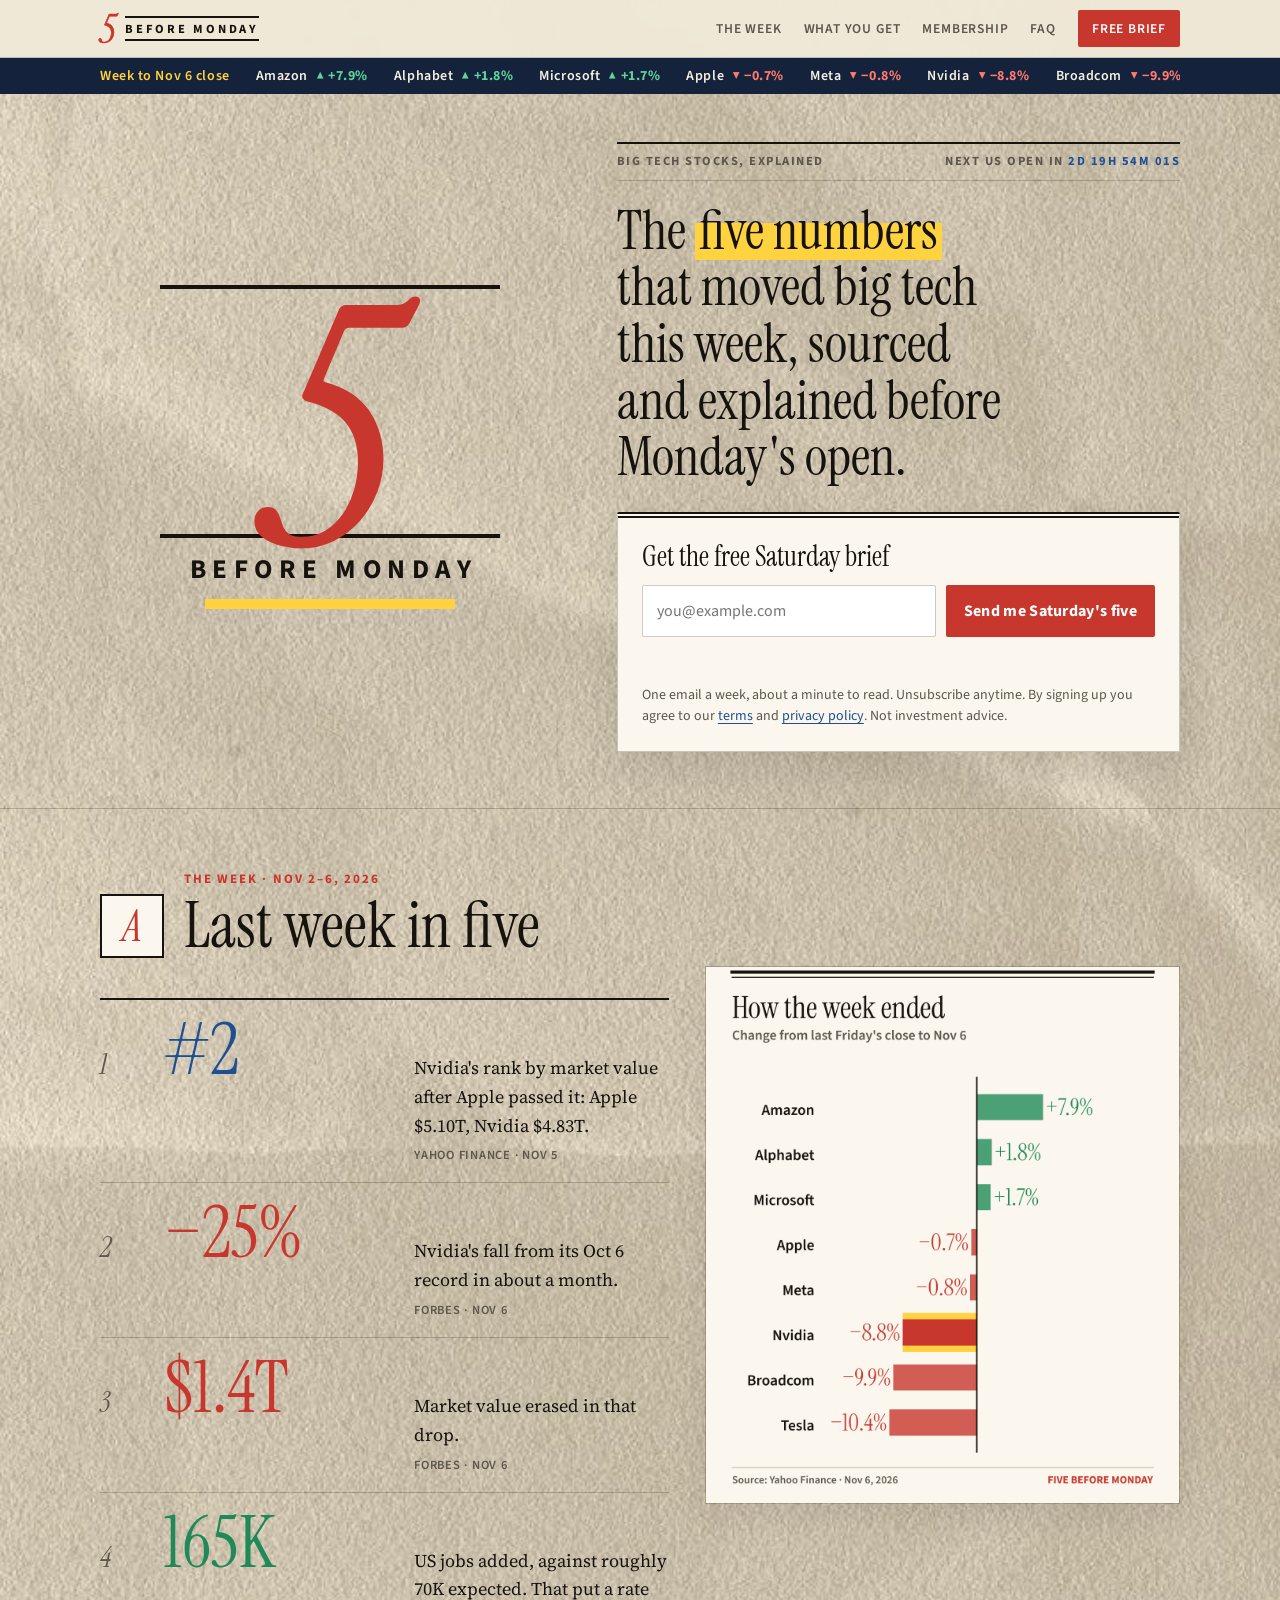
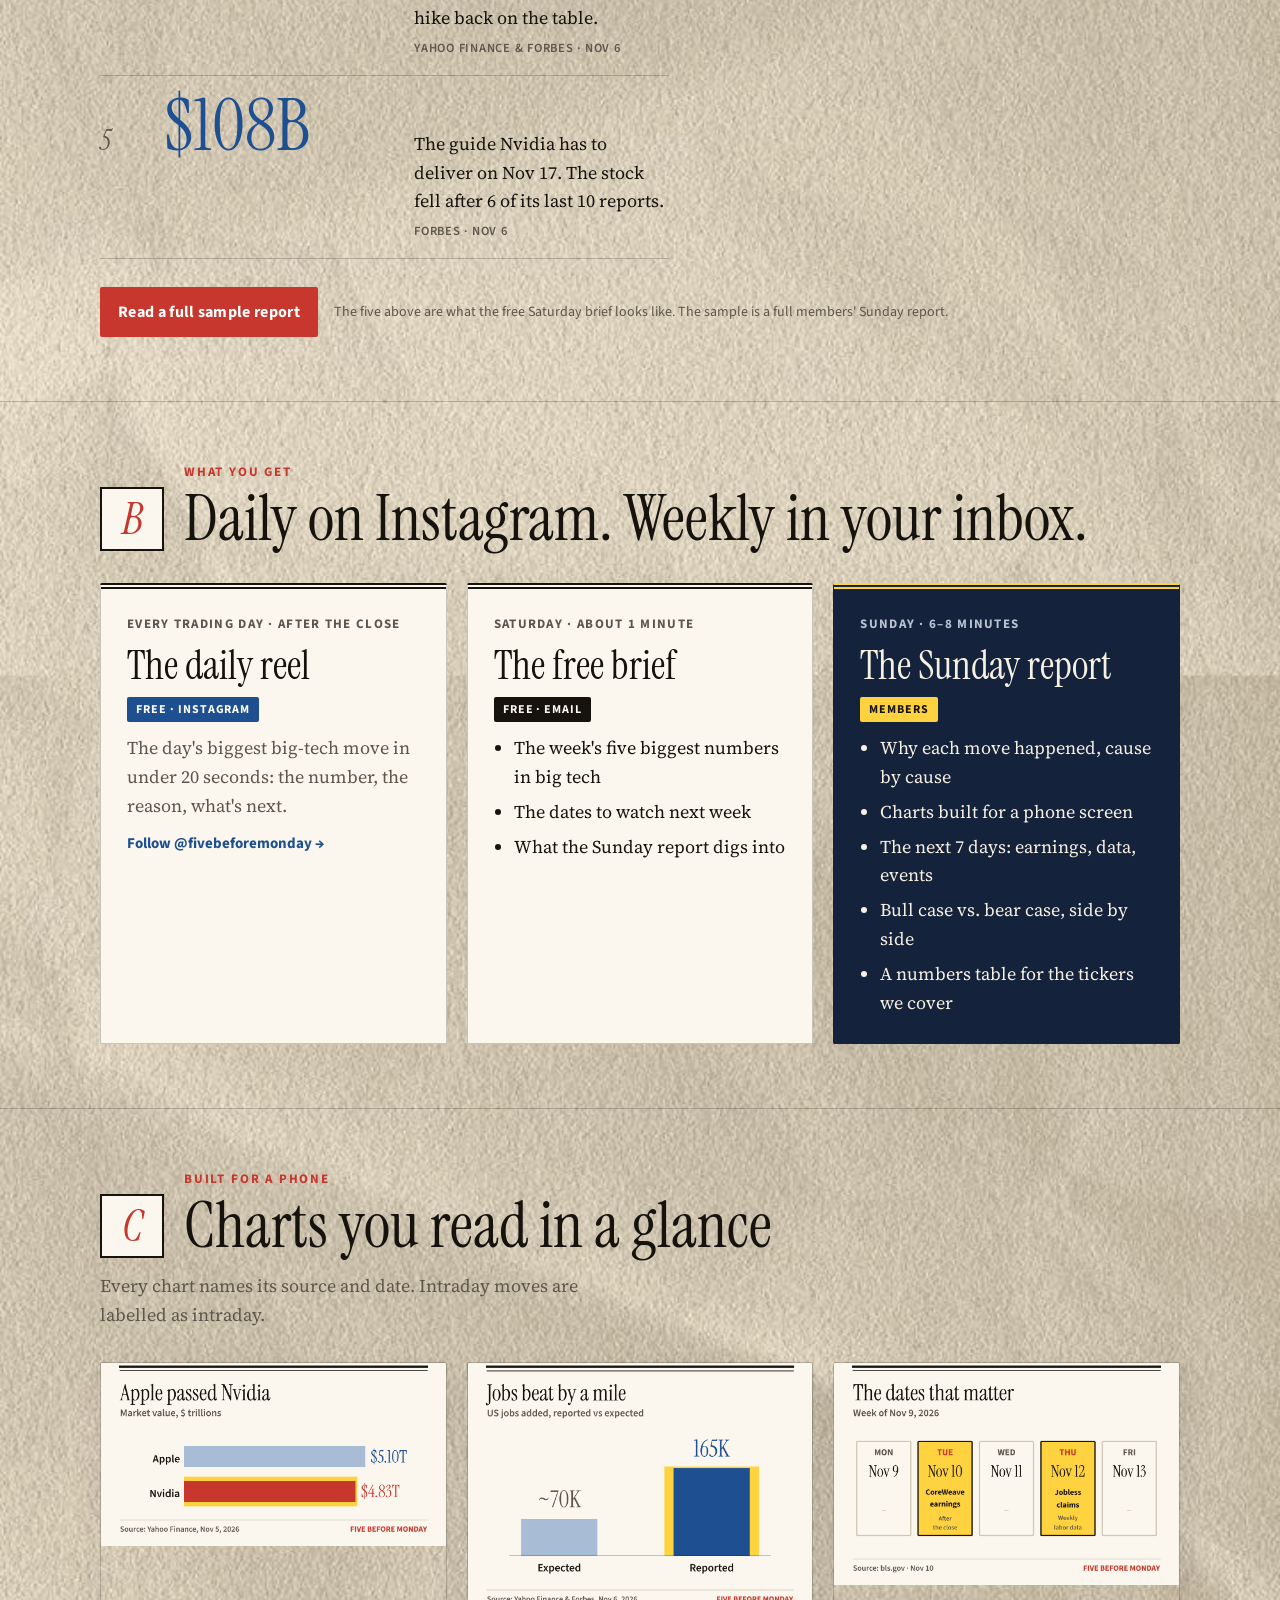
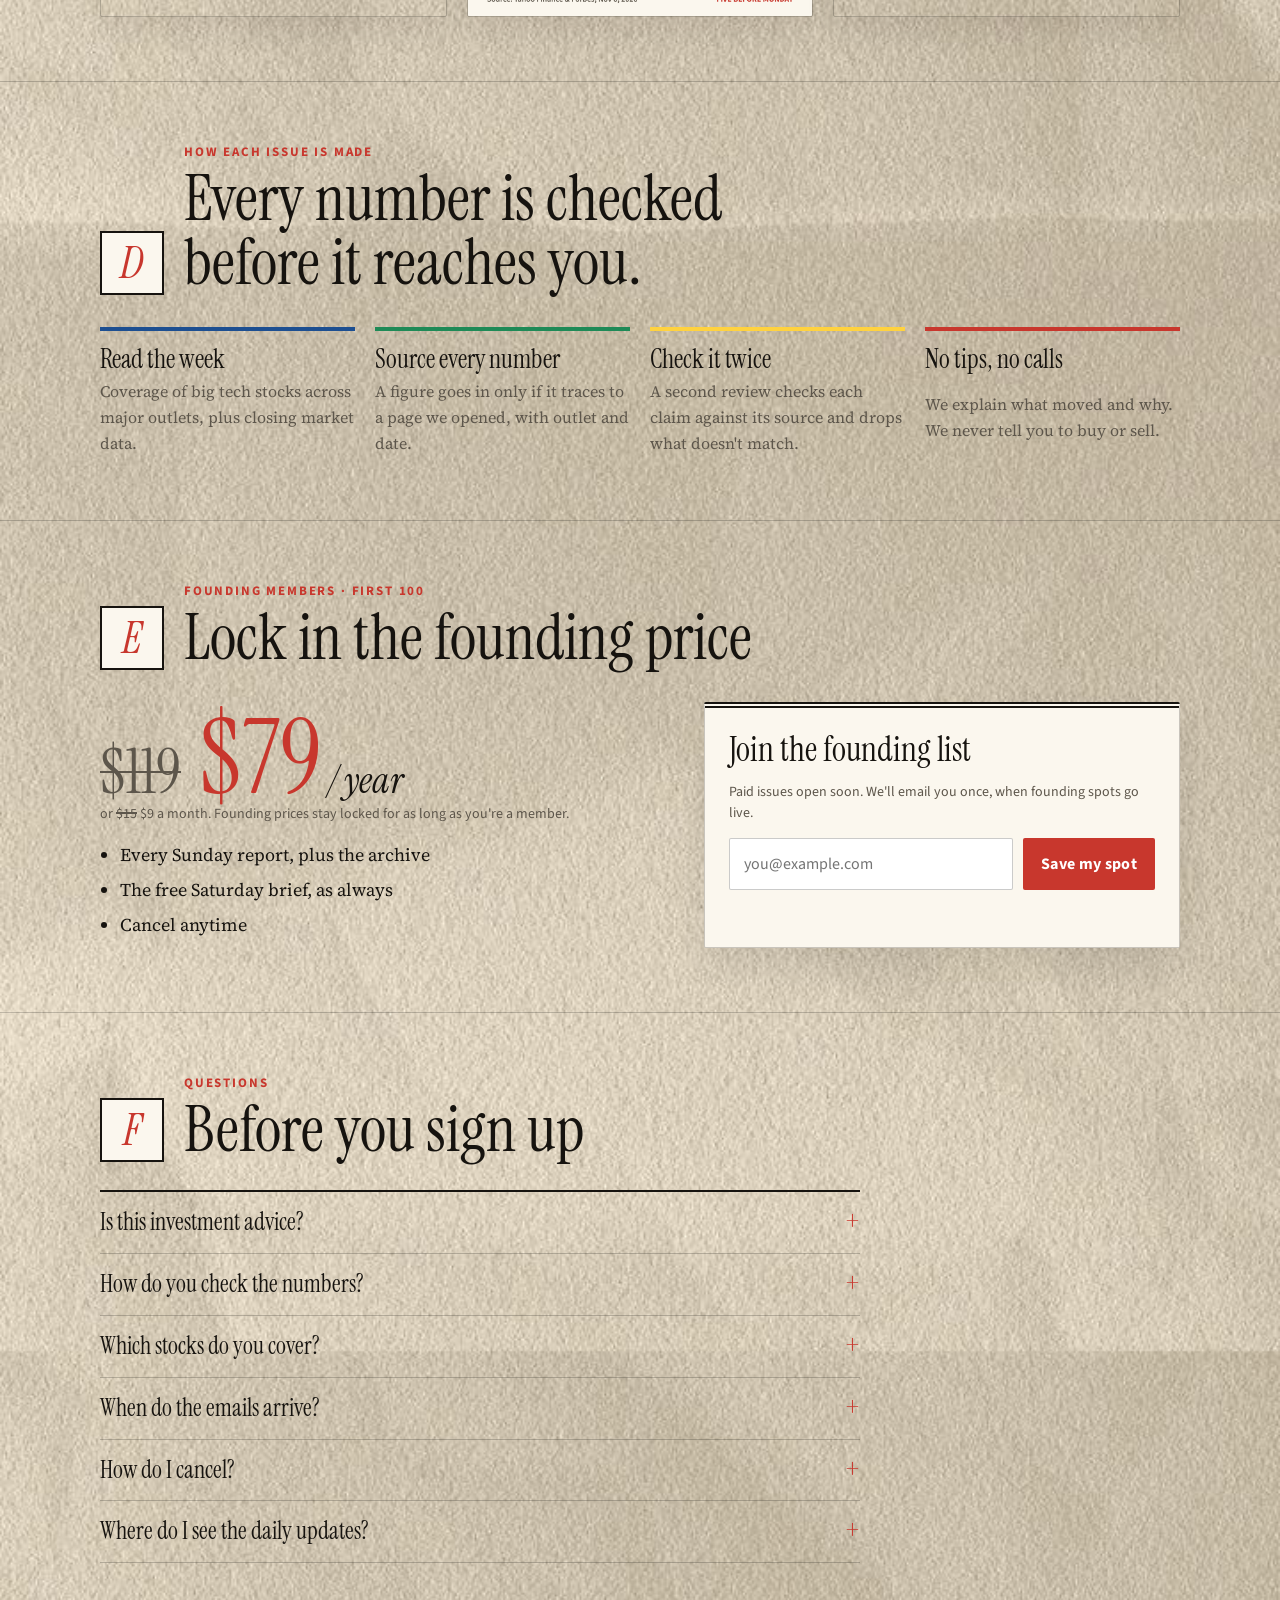
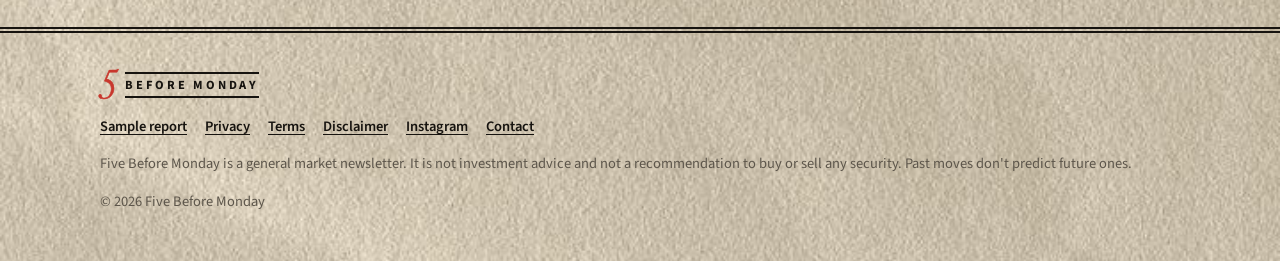
<file: index.html>
<!DOCTYPE html>
<html lang="en">
<head>
<meta charset="utf-8">
<meta name="viewport" content="width=device-width, initial-scale=1">
<title>Five Before Monday · Big tech stocks, explained</title>
<meta name="description" content="The five numbers that moved big tech stocks this week, sourced and explained before Monday's open. Free every Saturday.">
<meta property="og:title" content="Five Before Monday">
<meta property="og:description" content="Big tech stocks, explained. Free every Saturday.">
<meta property="og:image" content="https://fivebeforemonday.com/img/og.jpg">
<meta property="og:url" content="https://fivebeforemonday.com/">
<meta name="twitter:card" content="summary_large_image">
<link rel="icon" type="image/png" href="img/favicon.png">
<link rel="apple-touch-icon" href="img/apple-touch-icon.png">
<link rel="preconnect" href="https://fonts.googleapis.com">
<link rel="preconnect" href="https://fonts.gstatic.com" crossorigin>
<link href="https://fonts.googleapis.com/css2?family=Instrument+Serif:ital@0;1&family=Source+Sans+3:wght@400;600;700&family=Source+Serif+4:ital,opsz,wght@0,8..60,400;0,8..60,700;1,8..60,400&display=swap" rel="stylesheet">
<link rel="stylesheet" href="styles.css">
</head>
<body>
<header class="bar">
  <div class="wrap">
    <a class="mark" href="index.html" aria-label="Five Before Monday, home"><span class="mark-5">5</span><span class="mark-name">Before Monday</span></a>
    <nav>
      <a class="hide-sm" href="#week">The week</a>
      <a class="hide-sm" href="#inside">What you get</a>
      <a class="hide-sm" href="#membership">Membership</a>
      <a class="hide-sm" href="#faq">FAQ</a>
      <a class="nav-cta" href="#join">Free brief</a>
    </nav>
  </div>
</header>
<div class="strip" aria-label="Week to Nov 6 close"><div class="wrap"><span class="label">Week to Nov 6 close</span><span>Amazon <b class="up">▲ +7.9%</b></span><span>Alphabet <b class="up">▲ +1.8%</b></span><span>Microsoft <b class="up">▲ +1.7%</b></span><span>Apple <b class="down">▼ −0.7%</b></span><span>Meta <b class="down">▼ −0.8%</b></span><span>Nvidia <b class="down">▼ −8.8%</b></span><span>Broadcom <b class="down">▼ −9.9%</b></span><span>Tesla <b class="down">▼ −10.4%</b></span></div></div>

<main>
  <!-- Front page: the logo as a masthead, one line on what this is, and the free signup -->
  <div class="wrap front">
    <div class="lockup" role="img" aria-label="Five Before Monday">
      <span class="lockup-rule"></span>
      <span class="lockup-5">5</span>
      <span class="lockup-rule"></span>
      <span class="lockup-name">Before Monday</span>
      <span class="lockup-hl"></span>
    </div>
    <div class="front-copy">
      <p class="dateline"><span>Big tech stocks, explained</span><span>Next US open in <strong id="clock">--</strong></span></p>
      <h1 class="thesis">The <mark>five numbers</mark> that moved big tech this week, sourced and explained before Monday's open.</h1>
      <div class="signup" id="join">
        <h2>Get the free Saturday brief</h2>
        <form data-kit="kitFreeFormId">
          <label for="email-free">Email address</label>
          <input id="email-free" name="email_address" type="email" required placeholder="you@example.com" autocomplete="email">
          <button type="submit">Send me Saturday's five</button>
        </form>
        <p class="status" role="status"></p>
        <p class="fine">One email a week, about a minute to read. Unsubscribe anytime. By signing up you agree to our <a href="terms.html">terms</a> and <a href="privacy.html">privacy policy</a>. Not investment advice.</p>
      </div>
    </div>
  </div>

  <!-- A · The week -->
  <section id="week">
    <div class="wrap">
      <header class="sec-head"><span class="sec-no">A</span><div><p class="kicker">The week · Nov 2–6, 2026</p><h2 class="h2">Last week in five</h2></div></header>
      <div class="week">
        <ol class="tape">
          <li><span class="num gold">#2</span><span class="what">Nvidia's rank by market value after Apple passed it: Apple $5.10T, Nvidia $4.83T.<span class="src">Yahoo Finance · Nov 5</span></span></li>
          <li><span class="num down">−25%</span><span class="what">Nvidia's fall from its Oct 6 record in about a month.<span class="src">Forbes · Nov 6</span></span></li>
          <li><span class="num down">$1.4T</span><span class="what">Market value erased in that drop.<span class="src">Forbes · Nov 6</span></span></li>
          <li><span class="num up">165K</span><span class="what">US jobs added, against roughly 70K expected. That put a rate hike back on the table.<span class="src">Yahoo Finance &amp; Forbes · Nov 6</span></span></li>
          <li><span class="num gold">$108B</span><span class="what">The guide Nvidia has to deliver on Nov 17. The stock fell after 6 of its last 10 reports.<span class="src">Forbes · Nov 6</span></span></li>
        </ol>
        <figure class="week-chart"><img src="img/2026-11-06-week-moves.png" alt="Weekly change: Amazon +7.9%, Alphabet +1.8%, Microsoft +1.7%, Apple −0.7%, Meta −0.8%, Nvidia −8.8%, Broadcom −9.9%, Tesla −10.4%. Source: Yahoo Finance, Nov 6, 2026." width="1200" height="1362" loading="lazy"></figure>
      </div>
      <div class="more">
        <a class="btn" href="sample.html">Read a full sample report</a>
        <span class="fine">The five above are what the free Saturday brief looks like. The sample is a full members' Sunday report.</span>
      </div>
    </div>
  </section>

  <!-- B · What you get -->
  <section id="inside">
    <div class="wrap">
      <header class="sec-head"><span class="sec-no">B</span><div><p class="kicker">What you get</p><h2 class="h2">Daily on Instagram. Weekly in your inbox.</h2></div></header>
      <div class="trio">
        <article class="mail">
          <span class="when">Every trading day · after the close</span>
          <h3>The daily reel</h3>
          <span class="tag tag-blue">Free · Instagram</span>
          <p>The day's biggest big-tech move in under 20 seconds: the number, the reason, what's next.</p>
          <a class="link-arrow" href="https://www.instagram.com/fivebeforemonday/">Follow @fivebeforemonday</a>
        </article>
        <article class="mail">
          <span class="when">Saturday · about 1 minute</span>
          <h3>The free brief</h3>
          <span class="tag">Free · Email</span>
          <ul>
            <li>The week's five biggest numbers in big tech</li>
            <li>The dates to watch next week</li>
            <li>What the Sunday report digs into</li>
          </ul>
        </article>
        <article class="mail paid">
          <span class="when">Sunday · 6–8 minutes</span>
          <h3>The Sunday report</h3>
          <span class="tag">Members</span>
          <ul>
            <li>Why each move happened, cause by cause</li>
            <li>Charts built for a phone screen</li>
            <li>The next 7 days: earnings, data, events</li>
            <li>Bull case vs. bear case, side by side</li>
            <li>A numbers table for the tickers we cover</li>
          </ul>
        </article>
      </div>
    </div>
  </section>

  <!-- C · Charts -->
  <section id="charts">
    <div class="wrap">
      <header class="sec-head"><span class="sec-no">C</span><div><p class="kicker">Built for a phone</p><h2 class="h2">Charts you read in a glance</h2></div></header>
      <p class="lede">Every chart names its source and date. Intraday moves are labelled as intraday.</p>
      <div class="charts">
        <figure><img src="img/sample-2026-11-06-market-value.png" alt="Bar chart: Apple market value $5.10 trillion, Nvidia $4.83 trillion. Source: Yahoo Finance, Nov 5, 2026." loading="lazy"></figure>
        <figure><img src="img/sample-2026-11-06-jobs.png" alt="Bar chart: US jobs added, about 70 thousand expected versus 165 thousand reported. Source: Yahoo Finance and Forbes, Nov 6, 2026." loading="lazy"></figure>
        <figure><img src="img/2026-11-06-calendar.png" alt="Calendar: the dates that matter in the week of Nov 9, 2026. Source: bls.gov." loading="lazy"></figure>
      </div>
    </div>
  </section>

  <!-- D · Method -->
  <section id="method">
    <div class="wrap">
      <header class="sec-head"><span class="sec-no">D</span><div><p class="kicker">How each issue is made</p><h2 class="h2">Every number is checked before it reaches you.</h2></div></header>
      <ol class="steps">
        <li><b>Read the week</b><span>Coverage of big tech stocks across major outlets, plus closing market data.</span></li>
        <li><b>Source every number</b><span>A figure goes in only if it traces to a page we opened, with outlet and date.</span></li>
        <li><b>Check it twice</b><span>A second review checks each claim against its source and drops what doesn't match.</span></li>
        <li><b>No tips, no calls</b><span>We explain what moved and why. We never tell you to buy or sell.</span></li>
      </ol>
    </div>
  </section>

  <!-- E · Membership -->
  <section id="membership">
    <div class="wrap">
      <header class="sec-head"><span class="sec-no">E</span><div><p class="kicker">Founding members · first 100</p><h2 class="h2">Lock in the founding price</h2></div></header>
      <div class="price" id="founding">
        <div>
          <p class="amount"><s class="was">$119</s> $79<small> / year</small></p>
          <p class="fine">or <s>$15</s> $9 a month. Founding prices stay locked for as long as you're a member.</p>
          <ul>
            <li>Every Sunday report, plus the archive</li>
            <li>The free Saturday brief, as always</li>
            <li>Cancel anytime</li>
          </ul>
        </div>
        <div class="signup checkout" data-checkout hidden>
          <h2>Become a founding member</h2>
          <a class="btn" data-plan="polarYearlyUrl" href="#">Join yearly: $79</a>
          <a class="btn btn-alt" data-plan="polarMonthlyUrl" href="#">Join monthly: $9</a>
          <p class="fine">Secure checkout by Polar, our payment partner. Card, Apple Pay or Google Pay. Cancel anytime.</p>
        </div>
        <div class="signup" data-waitlist>
          <h2>Join the founding list</h2>
          <p class="fine">Paid issues open soon. We'll email you once, when founding spots go live.</p>
          <form data-kit="kitWaitlistFormId">
            <label for="email-wait">Email address</label>
            <input id="email-wait" name="email_address" type="email" required placeholder="you@example.com" autocomplete="email">
            <button type="submit">Save my spot</button>
          </form>
          <p class="status" role="status"></p>
        </div>
      </div>
    </div>
  </section>

  <!-- F · FAQ -->
  <section id="faq">
    <div class="wrap">
      <header class="sec-head"><span class="sec-no">F</span><div><p class="kicker">Questions</p><h2 class="h2">Before you sign up</h2></div></header>
      <div class="faq narrow-left">
        <details><summary>Is this investment advice?</summary><p>No. We report what moved and why, with sources. We don't know your situation and never tell anyone to buy or sell. Read the <a href="disclaimer.html">full disclaimer</a>.</p></details>
        <details><summary>How do you check the numbers?</summary><p>Every price and move is checked against closing market data. Every other figure must trace to a source page we opened, and claims are checked against those sources. Anything that reads like a tip is cut.</p></details>
        <details><summary>Which stocks do you cover?</summary><p>Big US tech and the most-watched tickers: Nvidia, Apple, Microsoft, Alphabet, Amazon, Meta, Tesla and the companies moving around them.</p></details>
        <details><summary>When do the emails arrive?</summary><p>The free brief lands on Saturday. The members' report lands on Sunday, before Monday's open in New York and London.</p></details>
        <details><summary>How do I cancel?</summary><p>Anytime, from the link in your receipt email. You keep access until the end of the period you paid for.</p></details>
        <details><summary>Where do I see the daily updates?</summary><p>On Instagram at <a href="https://www.instagram.com/fivebeforemonday/">@fivebeforemonday</a>, one short video per trading day.</p></details>
      </div>
    </div>
  </section>
</main>

<footer>
  <div class="wrap foot">
    <a class="mark" href="index.html" aria-label="Five Before Monday, home"><span class="mark-5">5</span><span class="mark-name">Before Monday</span></a>
    <nav>
      <a href="sample.html">Sample report</a>
      <a href="privacy.html">Privacy</a>
      <a href="terms.html">Terms</a>
      <a href="disclaimer.html">Disclaimer</a>
      <a href="https://www.instagram.com/fivebeforemonday/">Instagram</a>
      <a href="mailto:fivebeforemonday@gmail.com">Contact</a>
    </nav>
    <p>Five Before Monday is a general market newsletter. It is not investment advice and not a recommendation to buy or sell any security. Past moves don't predict future ones.</p>
    <p>© 2026 Five Before Monday</p>
  </div>
</footer>
<script src="config.js"></script>
<script src="app.js"></script>
<!-- Cloudflare Web Analytics: page views and referrers, no cookies -->
<script defer src="https://static.cloudflareinsights.com/beacon.min.js" data-cf-beacon='{"token": "915c1019ca694300a571f766f6ab6f2a"}'></script>
</body>
</html>
</file>
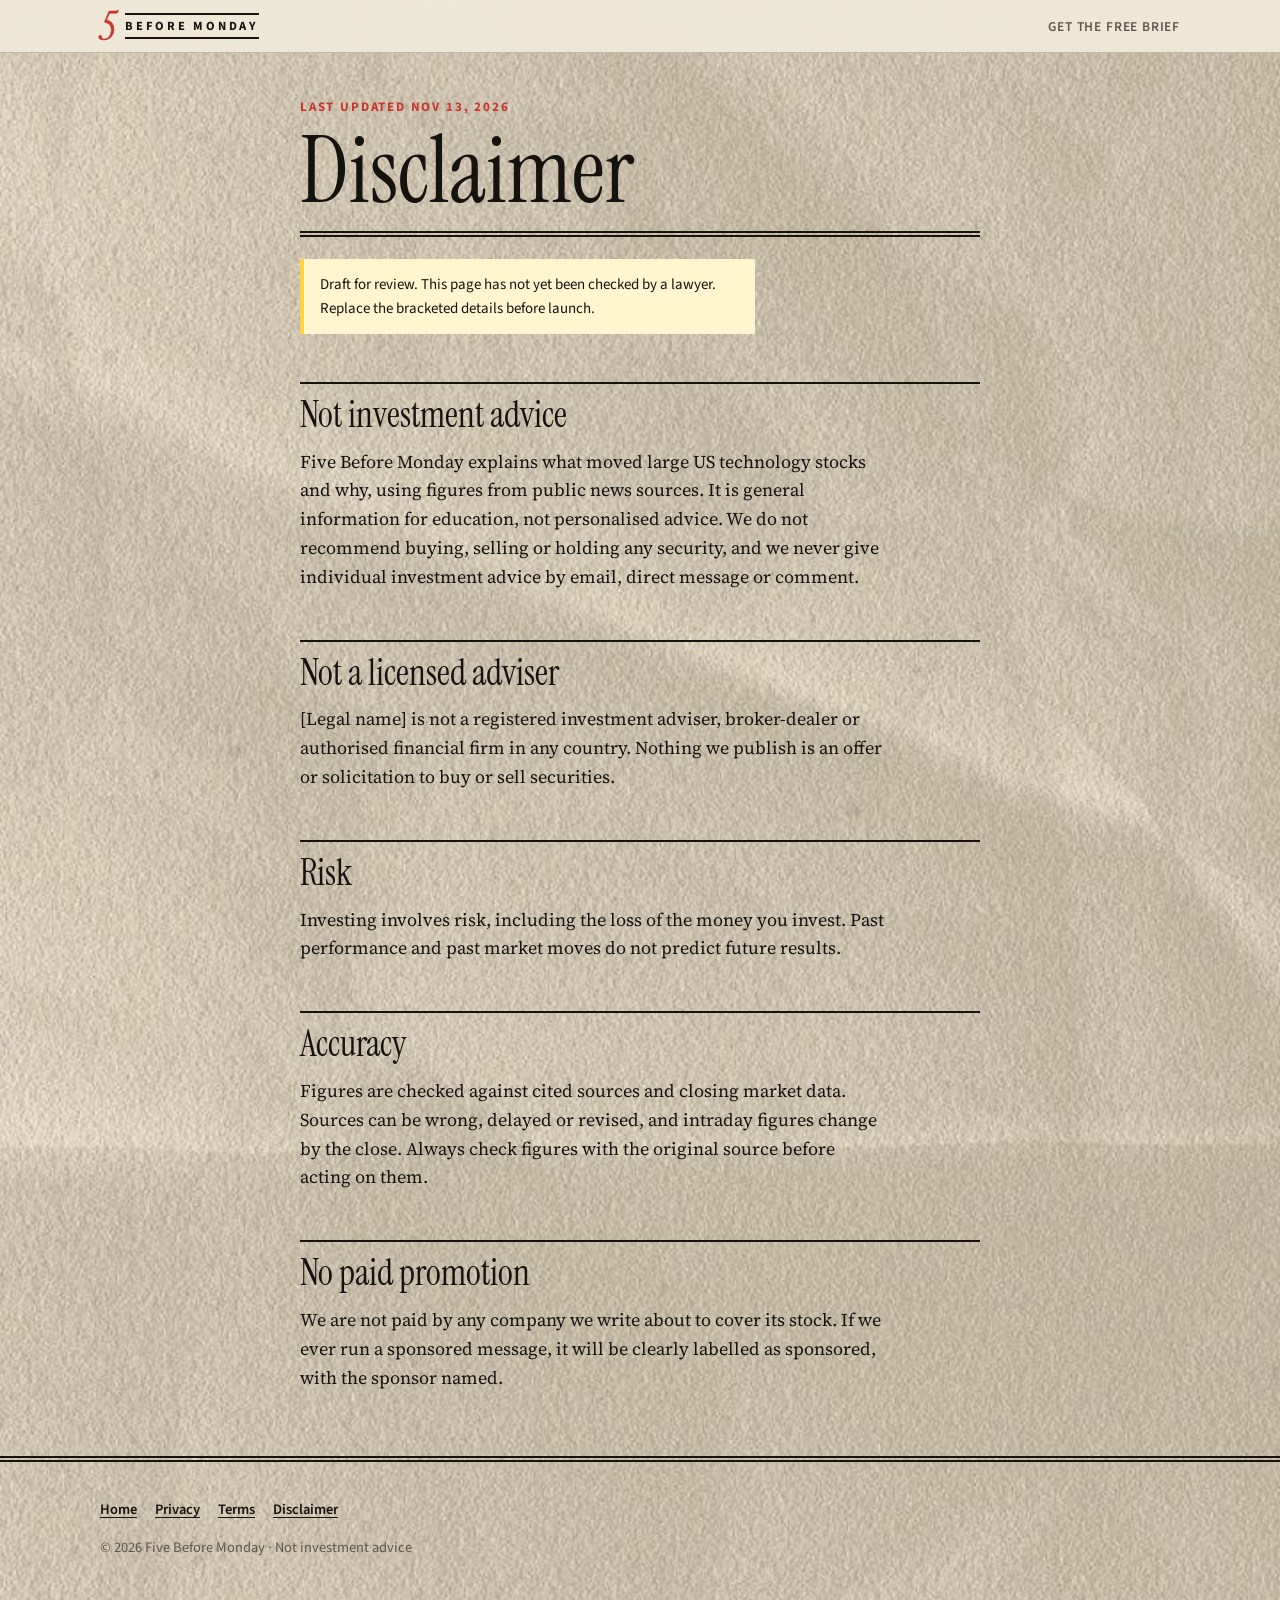
<file: disclaimer.html>
<!DOCTYPE html>
<html lang="en">
<head>
<meta charset="utf-8">
<meta name="viewport" content="width=device-width, initial-scale=1">
<title>Disclaimer</title>
<link rel="preconnect" href="https://fonts.googleapis.com">
<link rel="preconnect" href="https://fonts.gstatic.com" crossorigin>
<link href="https://fonts.googleapis.com/css2?family=Instrument+Serif:ital@0;1&family=Source+Sans+3:wght@400;600;700&family=Source+Serif+4:ital,opsz,wght@0,8..60,400;0,8..60,700;1,8..60,400&display=swap" rel="stylesheet">
<link rel="icon" type="image/png" href="img/favicon.png">
<link rel="apple-touch-icon" href="img/apple-touch-icon.png">
<link rel="stylesheet" href="styles.css">
</head>
<body>
<header class="bar"><div class="wrap"><a class="mark" href="index.html" aria-label="Five Before Monday, home"><span class="mark-5">5</span><span class="mark-name">Before Monday</span></a><nav><a href="index.html#join">Get the free brief</a></nav></div></header>
<main class="narrow article">
<p class="kicker">Last updated Nov 13, 2026</p>
<h1>Disclaimer</h1>
<p class="notice">Draft for review. This page has not yet been checked by a lawyer. Replace the bracketed details before launch.</p>

<h2>Not investment advice</h2>
<p>Five Before Monday explains what moved large US technology stocks and why, using figures from public news sources. It is general information for education, not personalised advice. We do not recommend buying, selling or holding any security, and we never give individual investment advice by email, direct message or comment.</p>
<h2>Not a licensed adviser</h2>
<p>[Legal name] is not a registered investment adviser, broker-dealer or authorised financial firm in any country. Nothing we publish is an offer or solicitation to buy or sell securities.</p>
<h2>Risk</h2>
<p>Investing involves risk, including the loss of the money you invest. Past performance and past market moves do not predict future results.</p>
<h2>Accuracy</h2>
<p>Figures are checked against cited sources and closing market data. Sources can be wrong, delayed or revised, and intraday figures change by the close. Always check figures with the original source before acting on them.</p>
<h2>No paid promotion</h2>
<p>We are not paid by any company we write about to cover its stock. If we ever run a sponsored message, it will be clearly labelled as sponsored, with the sponsor named.</p>

</main>
<footer><div class="wrap"><nav><a href="index.html">Home</a><a href="privacy.html">Privacy</a><a href="terms.html">Terms</a><a href="disclaimer.html">Disclaimer</a></nav><p>© 2026 Five Before Monday · Not investment advice</p></div></footer>
<script src="config.js"></script>
<script src="app.js"></script>
<!-- Cloudflare Web Analytics: page views and referrers, no cookies -->
<script defer src="https://static.cloudflareinsights.com/beacon.min.js" data-cf-beacon='{"token": "915c1019ca694300a571f766f6ab6f2a"}'></script>
</body>
</html>
</file>
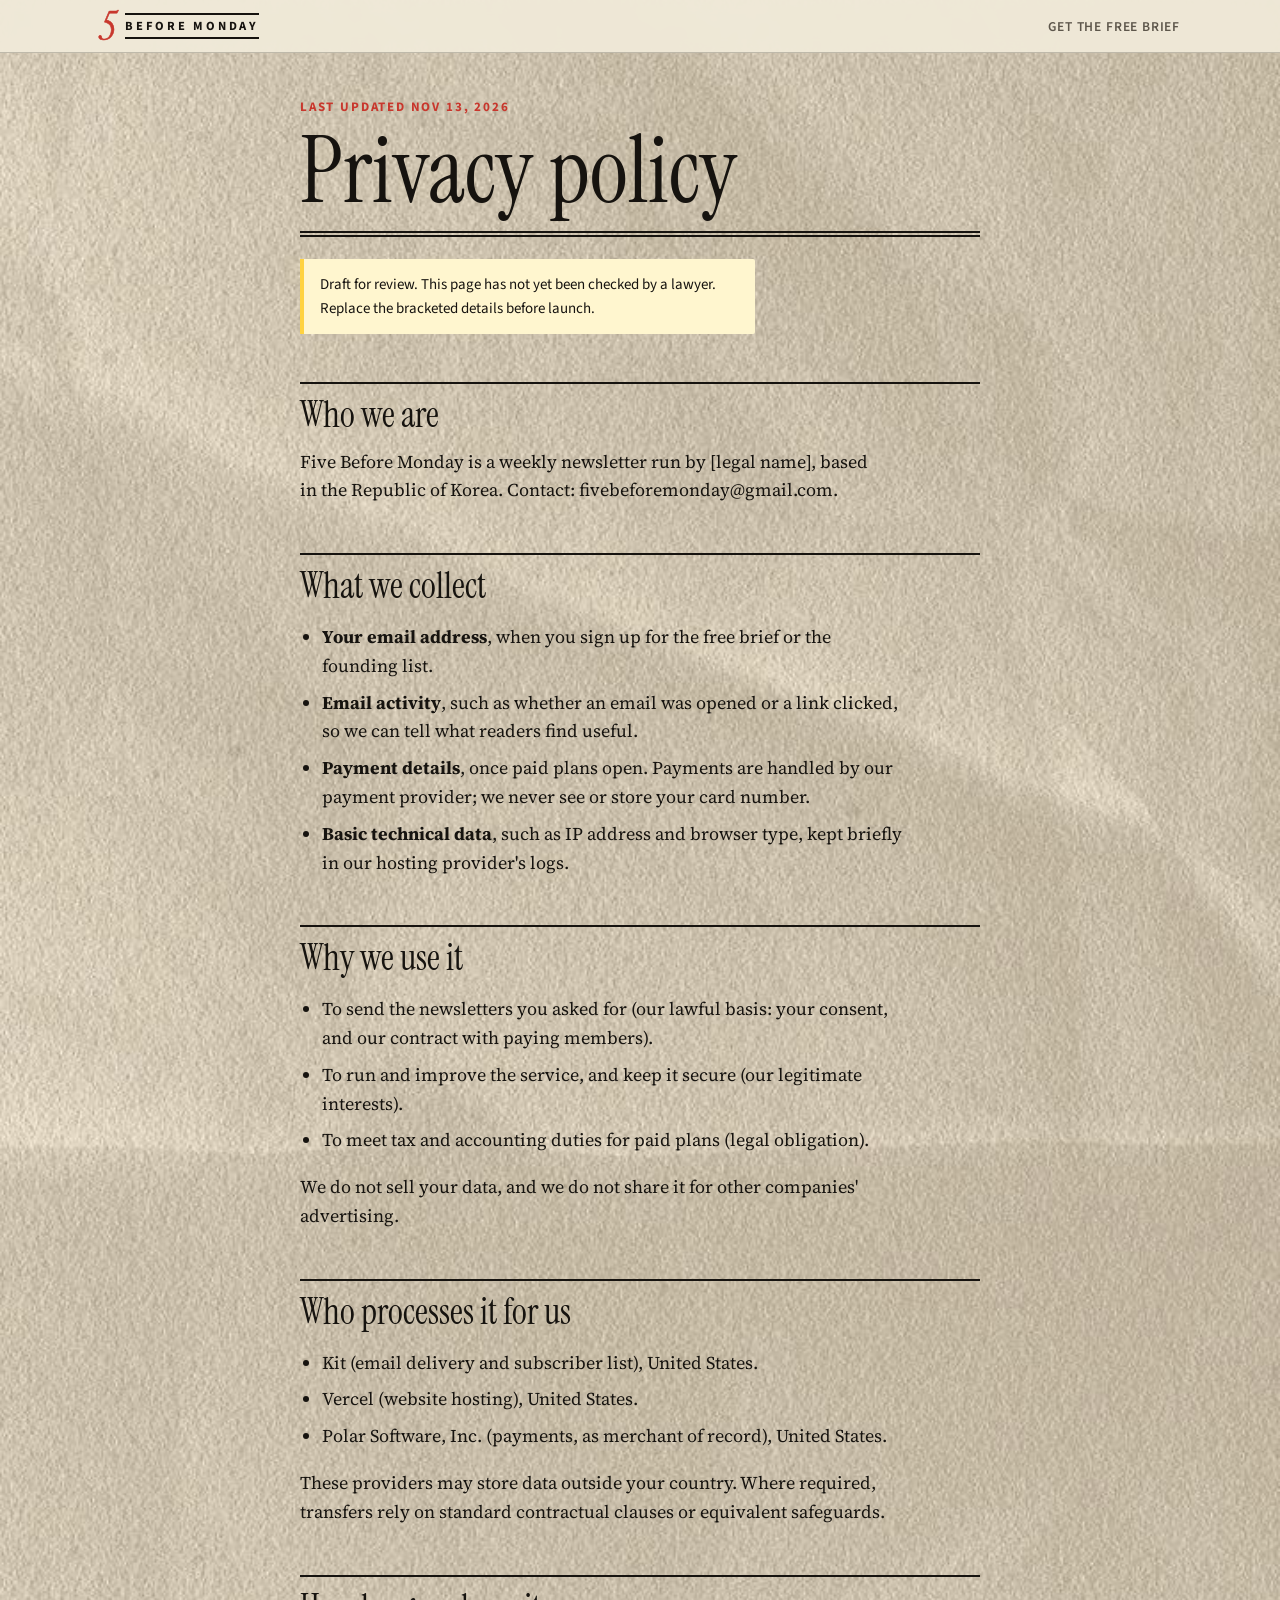
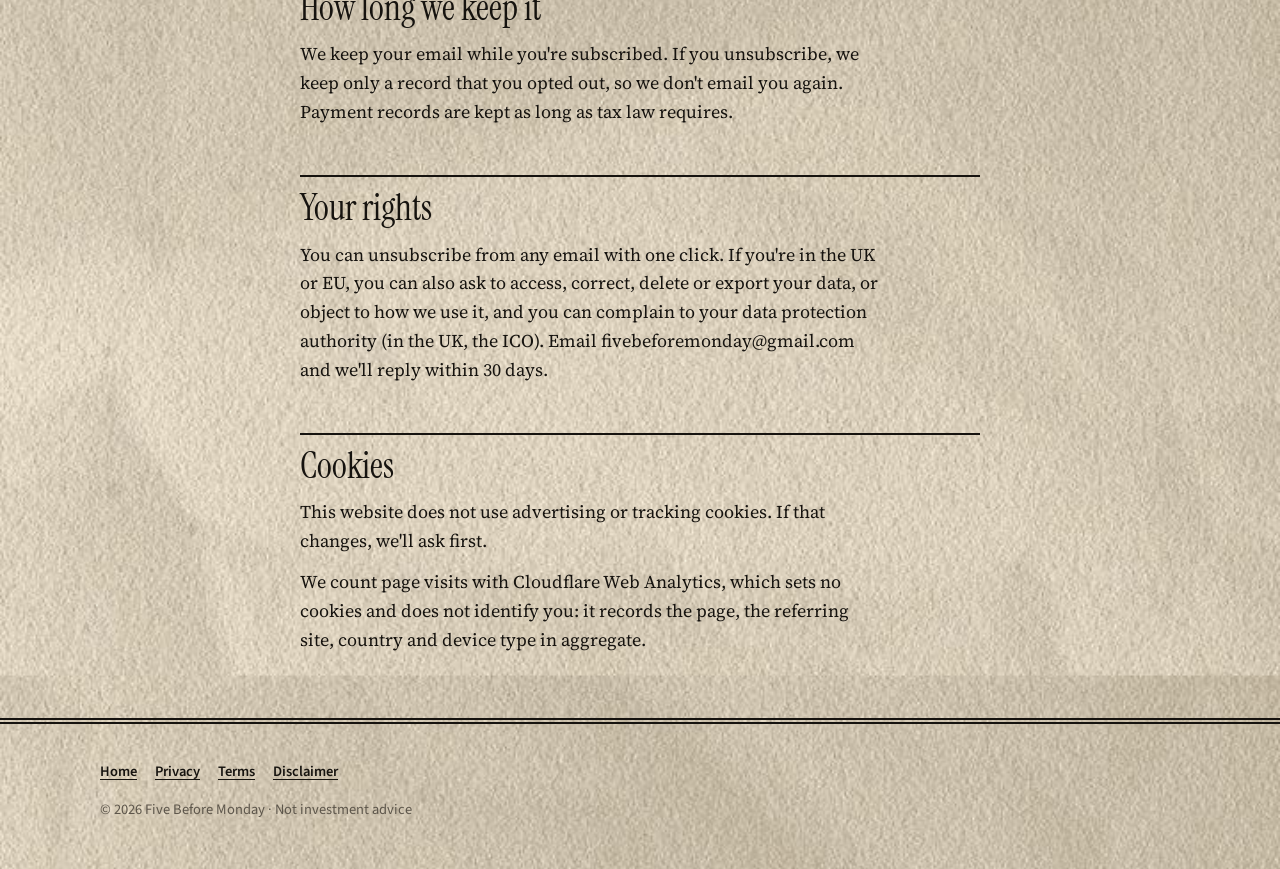
<file: privacy.html>
<!DOCTYPE html>
<html lang="en">
<head>
<meta charset="utf-8">
<meta name="viewport" content="width=device-width, initial-scale=1">
<title>Privacy Policy</title>
<link rel="preconnect" href="https://fonts.googleapis.com">
<link rel="preconnect" href="https://fonts.gstatic.com" crossorigin>
<link href="https://fonts.googleapis.com/css2?family=Instrument+Serif:ital@0;1&family=Source+Sans+3:wght@400;600;700&family=Source+Serif+4:ital,opsz,wght@0,8..60,400;0,8..60,700;1,8..60,400&display=swap" rel="stylesheet">
<link rel="icon" type="image/png" href="img/favicon.png">
<link rel="apple-touch-icon" href="img/apple-touch-icon.png">
<link rel="stylesheet" href="styles.css">
</head>
<body>
<header class="bar"><div class="wrap"><a class="mark" href="index.html" aria-label="Five Before Monday, home"><span class="mark-5">5</span><span class="mark-name">Before Monday</span></a><nav><a href="index.html#join">Get the free brief</a></nav></div></header>
<main class="narrow article">
<p class="kicker">Last updated Nov 13, 2026</p>
<h1>Privacy policy</h1>
<p class="notice">Draft for review. This page has not yet been checked by a lawyer. Replace the bracketed details before launch.</p>

<h2>Who we are</h2>
<p>Five Before Monday is a weekly newsletter run by [legal name], based in the Republic of Korea. Contact: <span data-contact></span>.</p>
<h2>What we collect</h2>
<ul>
<li><b>Your email address</b>, when you sign up for the free brief or the founding list.</li>
<li><b>Email activity</b>, such as whether an email was opened or a link clicked, so we can tell what readers find useful.</li>
<li><b>Payment details</b>, once paid plans open. Payments are handled by our payment provider; we never see or store your card number.</li>
<li><b>Basic technical data</b>, such as IP address and browser type, kept briefly in our hosting provider's logs.</li>
</ul>
<h2>Why we use it</h2>
<ul>
<li>To send the newsletters you asked for (our lawful basis: your consent, and our contract with paying members).</li>
<li>To run and improve the service, and keep it secure (our legitimate interests).</li>
<li>To meet tax and accounting duties for paid plans (legal obligation).</li>
</ul>
<p>We do not sell your data, and we do not share it for other companies' advertising.</p>
<h2>Who processes it for us</h2>
<ul>
<li>Kit (email delivery and subscriber list), United States.</li>
<li>Vercel (website hosting), United States.</li>
<li>Polar Software, Inc. (payments, as merchant of record), United States.</li>
</ul>
<p>These providers may store data outside your country. Where required, transfers rely on standard contractual clauses or equivalent safeguards.</p>
<h2>How long we keep it</h2>
<p>We keep your email while you're subscribed. If you unsubscribe, we keep only a record that you opted out, so we don't email you again. Payment records are kept as long as tax law requires.</p>
<h2>Your rights</h2>
<p>You can unsubscribe from any email with one click. If you're in the UK or EU, you can also ask to access, correct, delete or export your data, or object to how we use it, and you can complain to your data protection authority (in the UK, the ICO). Email <span data-contact></span> and we'll reply within 30 days.</p>
<h2>Cookies</h2>
<p>This website does not use advertising or tracking cookies. If that changes, we'll ask first.</p>
<p>We count page visits with Cloudflare Web Analytics, which sets no cookies and does not identify you: it records the page, the referring site, country and device type in aggregate.</p>

</main>
<footer><div class="wrap"><nav><a href="index.html">Home</a><a href="privacy.html">Privacy</a><a href="terms.html">Terms</a><a href="disclaimer.html">Disclaimer</a></nav><p>© 2026 Five Before Monday · Not investment advice</p></div></footer>
<script src="config.js"></script>
<script src="app.js"></script>
<!-- Cloudflare Web Analytics: page views and referrers, no cookies -->
<script defer src="https://static.cloudflareinsights.com/beacon.min.js" data-cf-beacon='{"token": "915c1019ca694300a571f766f6ab6f2a"}'></script>
</body>
</html>
</file>
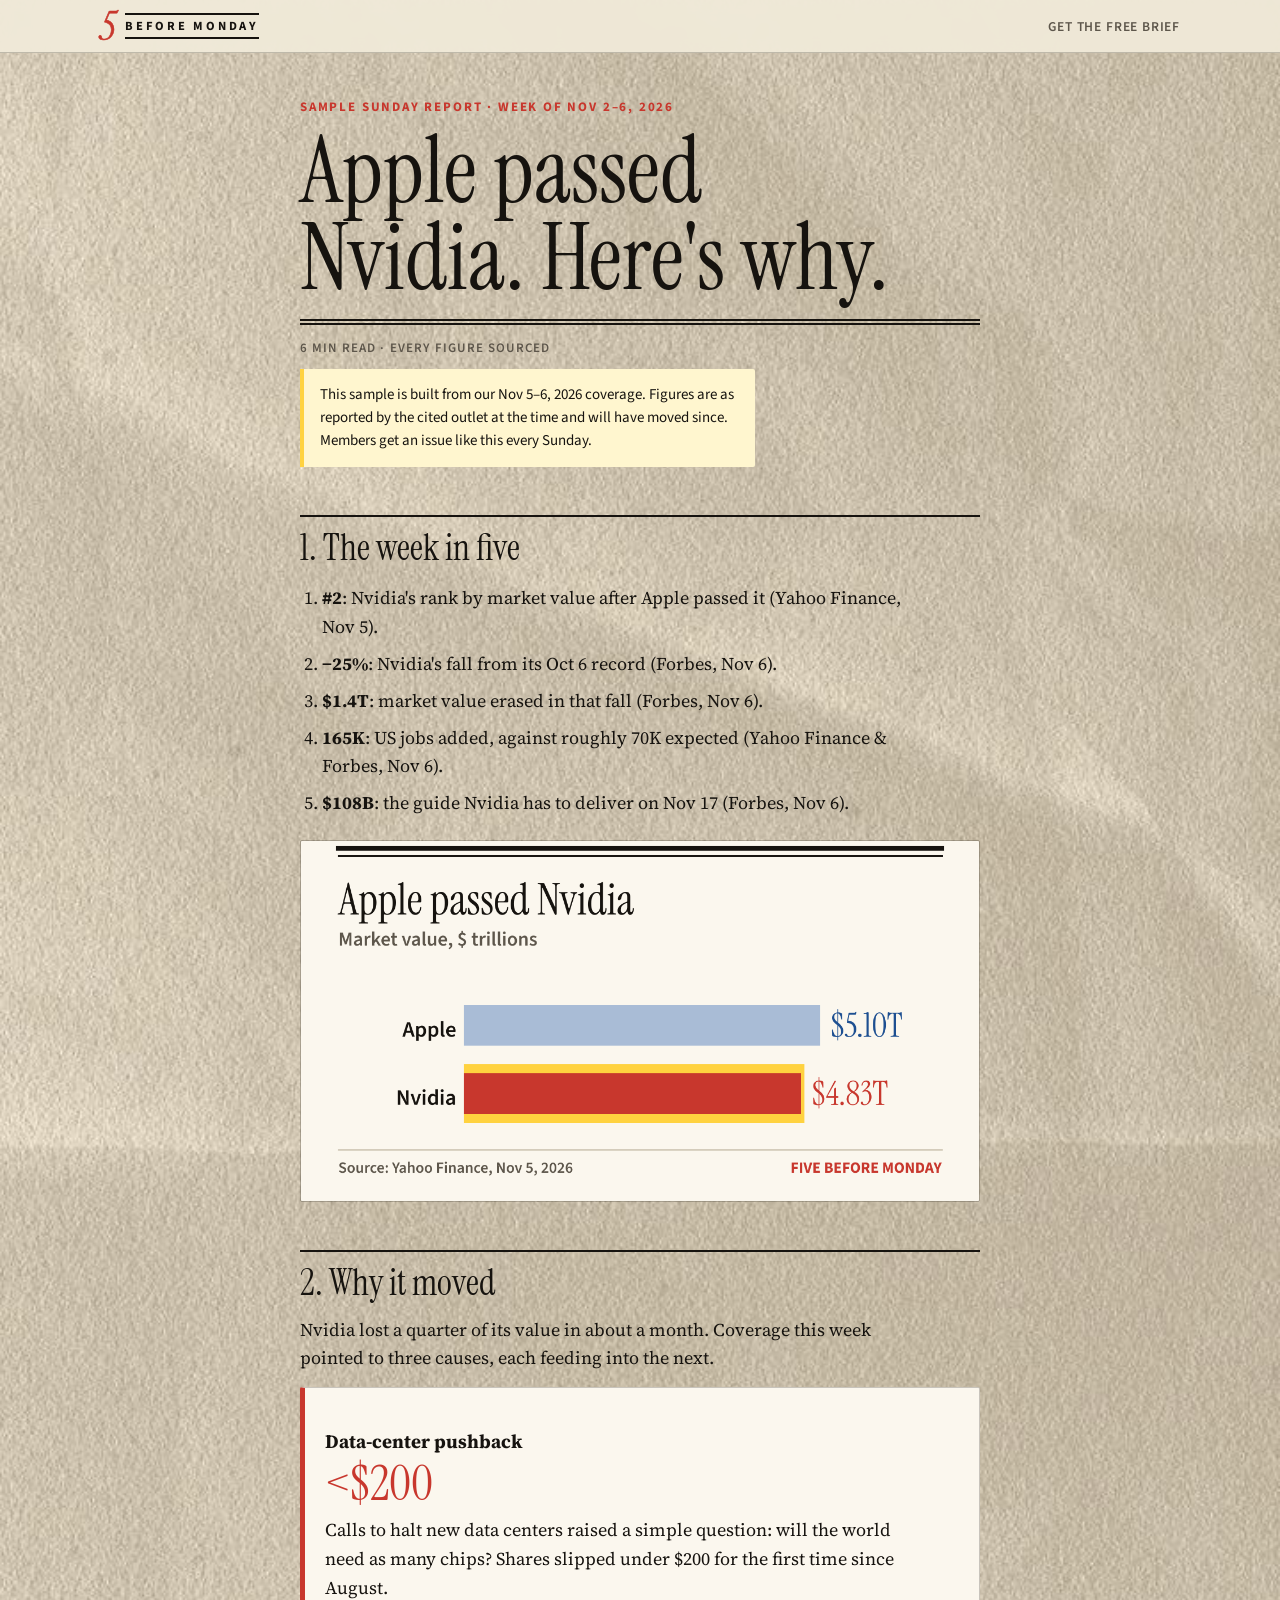
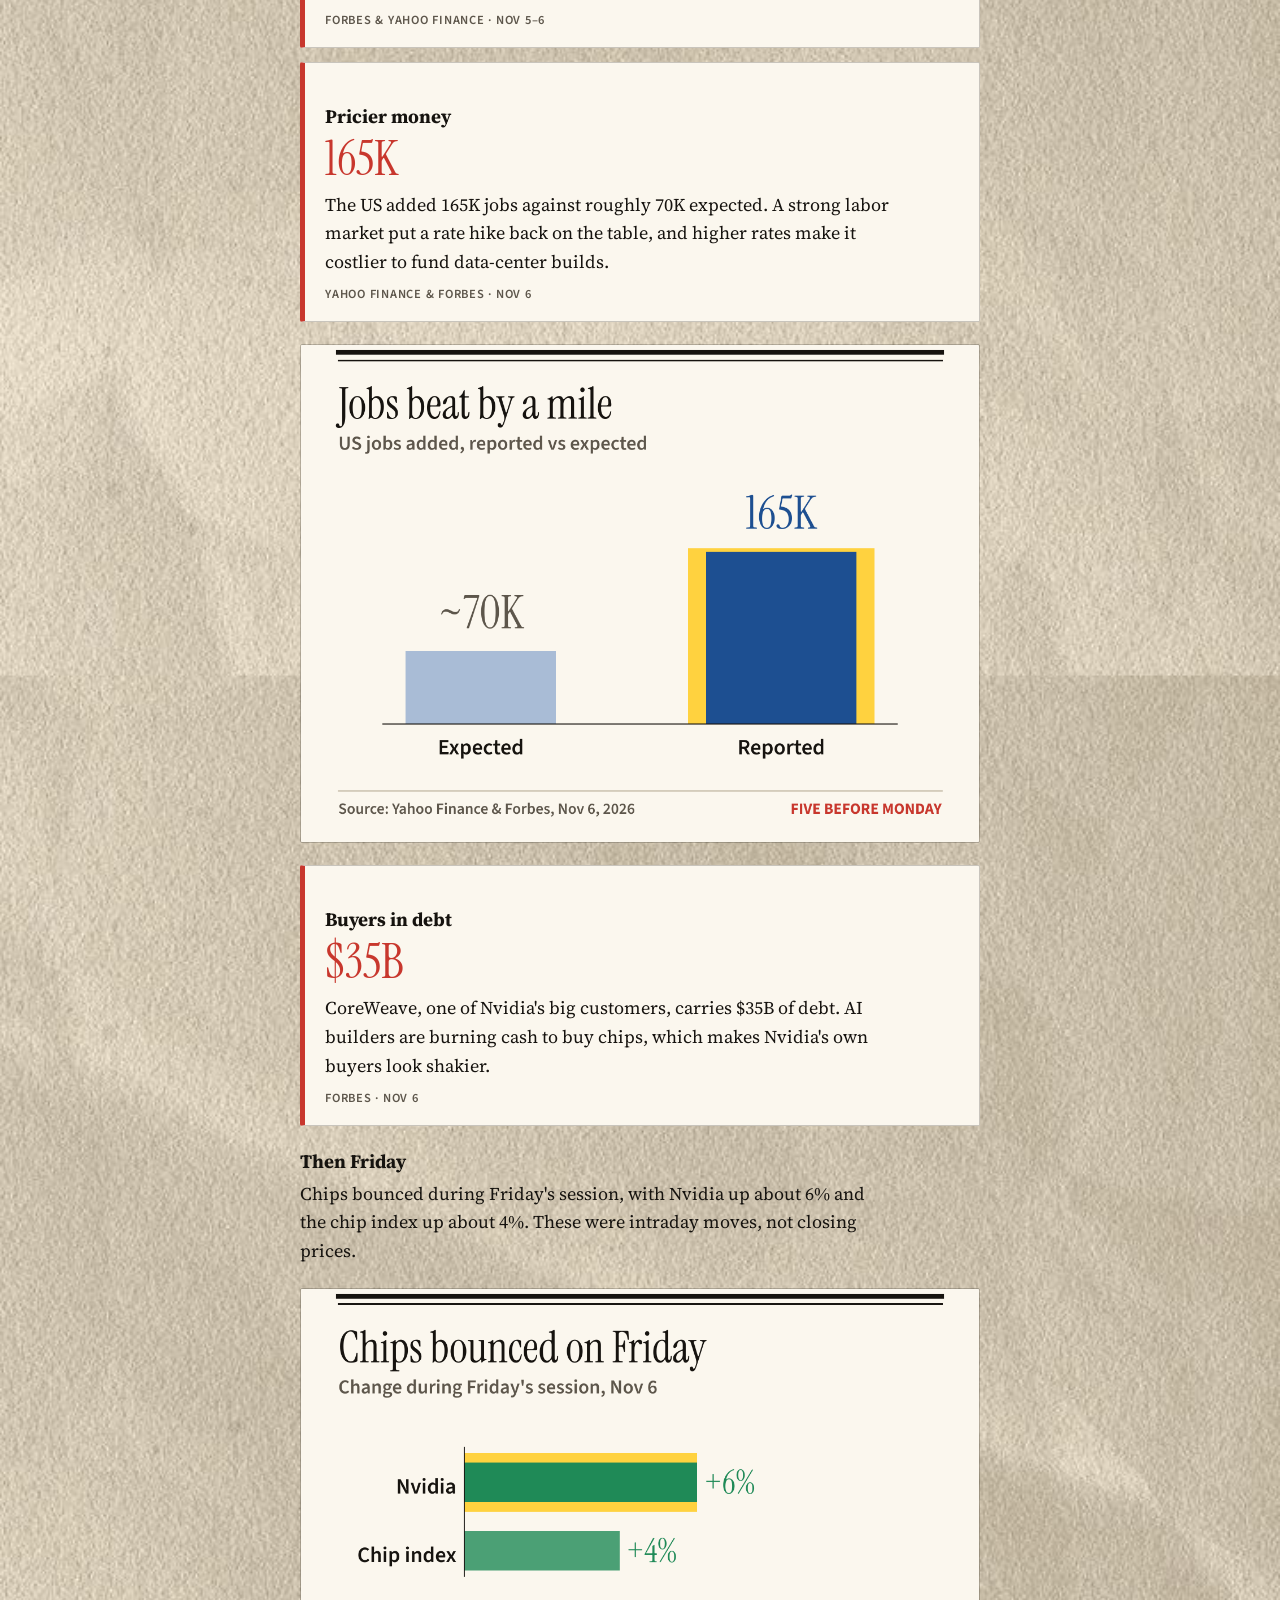
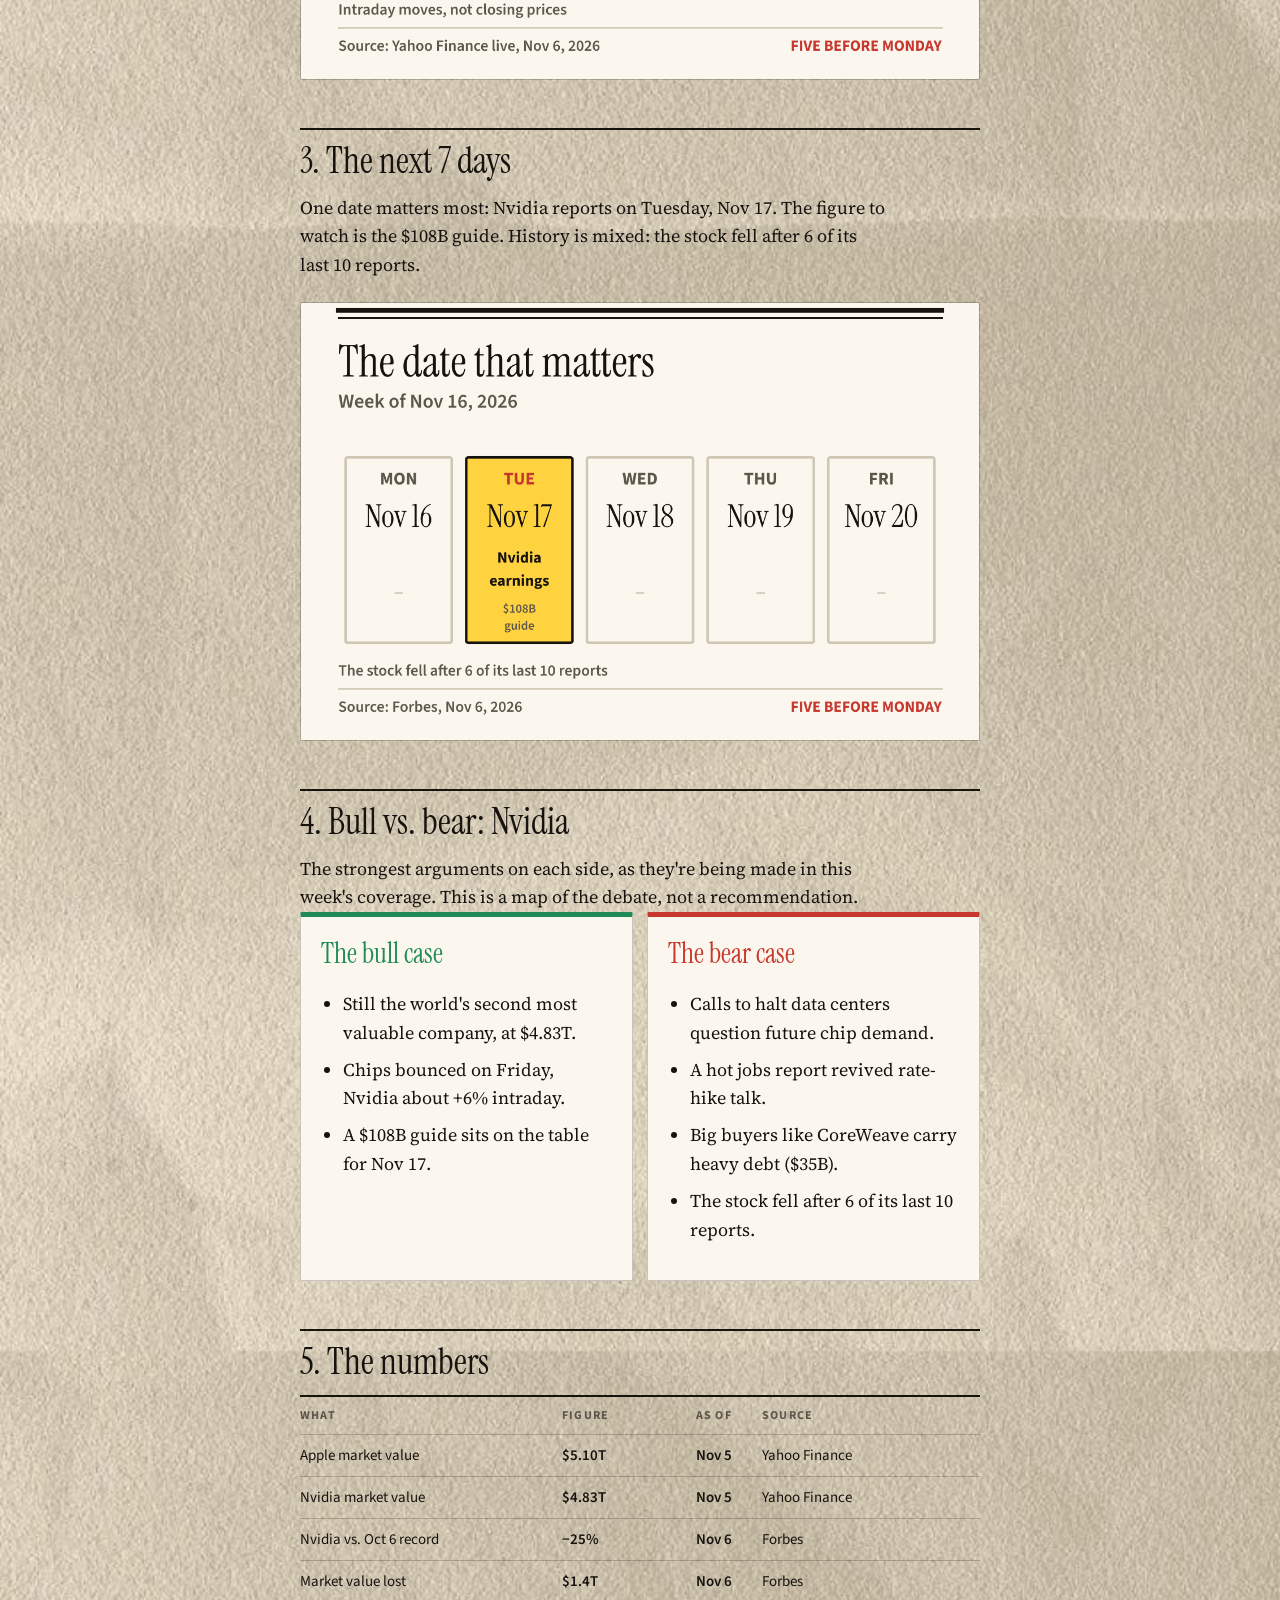
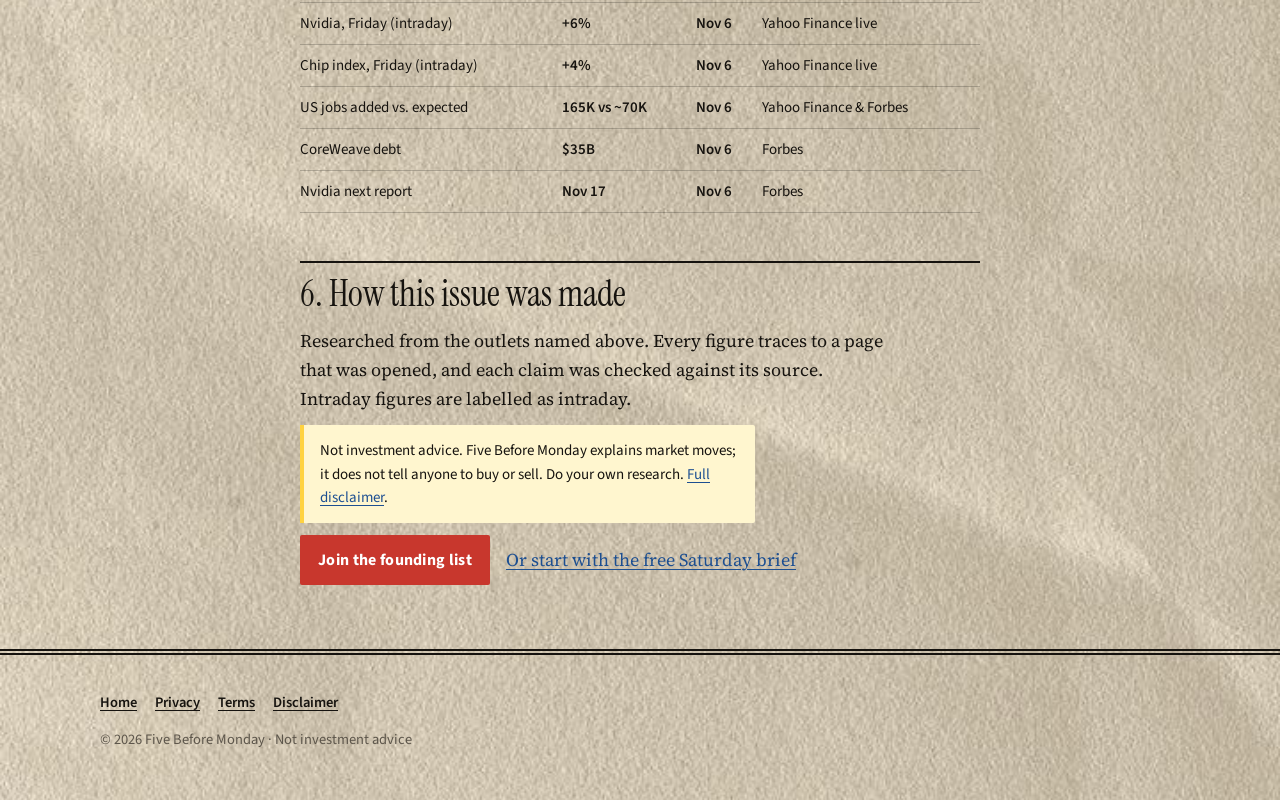
<file: sample.html>
<!DOCTYPE html>
<html lang="en">
<head>
<meta charset="utf-8">
<meta name="viewport" content="width=device-width, initial-scale=1">
<title>Sample Sunday Report</title>
<meta name="description" content="A sample Five Before Monday Sunday report: why Apple passed Nvidia in the week of Nov 2–6, 2026.">
<link rel="preconnect" href="https://fonts.googleapis.com">
<link rel="preconnect" href="https://fonts.gstatic.com" crossorigin>
<link href="https://fonts.googleapis.com/css2?family=Instrument+Serif:ital@0;1&family=Source+Sans+3:wght@400;600;700&family=Source+Serif+4:ital,opsz,wght@0,8..60,400;0,8..60,700;1,8..60,400&display=swap" rel="stylesheet">
<link rel="icon" type="image/png" href="img/favicon.png">
<link rel="apple-touch-icon" href="img/apple-touch-icon.png">
<link rel="stylesheet" href="styles.css">
</head>
<body>
<header class="bar">
  <div class="wrap">
    <a class="mark" href="index.html" aria-label="Five Before Monday, home"><span class="mark-5">5</span><span class="mark-name">Before Monday</span></a>
    <nav><a href="index.html#join">Get the free brief</a></nav>
  </div>
</header>

<main class="narrow article">
  <p class="kicker">Sample Sunday report · Week of Nov 2–6, 2026</p>
  <h1>Apple passed Nvidia. Here's why.</h1>
  <p class="meta">6 min read · every figure sourced</p>
  <p class="notice">This sample is built from our Nov 5–6, 2026 coverage. Figures are as reported by the cited outlet at the time and will have moved since. Members get an issue like this every Sunday.</p>

  <h2>1. The week in five</h2>
  <ol>
    <li><b>#2</b>: Nvidia's rank by market value after Apple passed it (Yahoo Finance, Nov 5).</li>
    <li><b>−25%</b>: Nvidia's fall from its Oct 6 record (Forbes, Nov 6).</li>
    <li><b>$1.4T</b>: market value erased in that fall (Forbes, Nov 6).</li>
    <li><b>165K</b>: US jobs added, against roughly 70K expected (Yahoo Finance &amp; Forbes, Nov 6).</li>
    <li><b>$108B</b>: the guide Nvidia has to deliver on Nov 17 (Forbes, Nov 6).</li>
  </ol>

  <figure><img src="img/sample-2026-11-06-market-value.png" alt="Bar chart: Apple market value $5.10 trillion, Nvidia $4.83 trillion. Source: Yahoo Finance, Nov 5, 2026." width="1200" height="637"></figure>

  <h2>2. Why it moved</h2>
  <p>Nvidia lost a quarter of its value in about a month. Coverage this week pointed to three causes, each feeding into the next.</p>

  <div class="cause">
    <h3>Data-center pushback</h3>
    <p class="stat">&lt;$200</p>
    <p class="chain">Calls to halt new data centers raised a simple question: will the world need as many chips? Shares slipped under $200 for the first time since August.</p>
    <p class="src">Forbes &amp; Yahoo Finance · Nov 5–6</p>
  </div>

  <div class="cause">
    <h3>Pricier money</h3>
    <p class="stat">165K</p>
    <p class="chain">The US added 165K jobs against roughly 70K expected. A strong labor market put a rate hike back on the table, and higher rates make it costlier to fund data-center builds.</p>
    <p class="src">Yahoo Finance &amp; Forbes · Nov 6</p>
  </div>

  <figure><img src="img/sample-2026-11-06-jobs.png" alt="Bar chart: US jobs added, about 70 thousand expected versus 165 thousand reported. Source: Yahoo Finance and Forbes, Nov 6, 2026." width="1200" height="880"></figure>

  <div class="cause">
    <h3>Buyers in debt</h3>
    <p class="stat">$35B</p>
    <p class="chain">CoreWeave, one of Nvidia's big customers, carries $35B of debt. AI builders are burning cash to buy chips, which makes Nvidia's own buyers look shakier.</p>
    <p class="src">Forbes · Nov 6</p>
  </div>

  <h3>Then Friday</h3>
  <p>Chips bounced during Friday's session, with Nvidia up about 6% and the chip index up about 4%. These were intraday moves, not closing prices.</p>
  <figure><img src="img/sample-2026-11-06-friday-bounce.png" alt="Bar chart: intraday change on Friday Nov 6, Nvidia up 6 percent, chip index up 4 percent. Source: Yahoo Finance live, Nov 6, 2026." width="1200" height="690"></figure>

  <h2>3. The next 7 days</h2>
  <p>One date matters most: Nvidia reports on Tuesday, Nov 17. The figure to watch is the $108B guide. History is mixed: the stock fell after 6 of its last 10 reports.</p>
  <figure><img src="img/sample-2026-11-06-calendar.png" alt="Calendar for the week of Nov 16, 2026, with Nvidia earnings on Tuesday, Nov 17 and a $108B guide. The stock fell after 6 of its last 10 reports. Source: Forbes, Nov 6, 2026." width="1200" height="680"></figure>

  <h2>4. Bull vs. bear: Nvidia</h2>
  <p>The strongest arguments on each side, as they're being made in this week's coverage. This is a map of the debate, not a recommendation.</p>
  <div class="versus">
    <div class="bull">
      <h3>The bull case</h3>
      <ul>
        <li>Still the world's second most valuable company, at $4.83T.</li>
        <li>Chips bounced on Friday, Nvidia about +6% intraday.</li>
        <li>A $108B guide sits on the table for Nov 17.</li>
      </ul>
    </div>
    <div class="bear">
      <h3>The bear case</h3>
      <ul>
        <li>Calls to halt data centers question future chip demand.</li>
        <li>A hot jobs report revived rate-hike talk.</li>
        <li>Big buyers like CoreWeave carry heavy debt ($35B).</li>
        <li>The stock fell after 6 of its last 10 reports.</li>
      </ul>
    </div>
  </div>

  <h2>5. The numbers</h2>
  <div class="table-wrap">
    <table>
      <thead><tr><th>What</th><th>Figure</th><th>As of</th><th>Source</th></tr></thead>
      <tbody>
        <tr><td>Apple market value</td><td class="n">$5.10T</td><td class="n">Nov 5</td><td>Yahoo Finance</td></tr>
        <tr><td>Nvidia market value</td><td class="n">$4.83T</td><td class="n">Nov 5</td><td>Yahoo Finance</td></tr>
        <tr><td>Nvidia vs. Oct 6 record</td><td class="n">−25%</td><td class="n">Nov 6</td><td>Forbes</td></tr>
        <tr><td>Market value lost</td><td class="n">$1.4T</td><td class="n">Nov 6</td><td>Forbes</td></tr>
        <tr><td>Nvidia, Friday (intraday)</td><td class="n">+6%</td><td class="n">Nov 6</td><td>Yahoo Finance live</td></tr>
        <tr><td>Chip index, Friday (intraday)</td><td class="n">+4%</td><td class="n">Nov 6</td><td>Yahoo Finance live</td></tr>
        <tr><td>US jobs added vs. expected</td><td class="n">165K vs ~70K</td><td class="n">Nov 6</td><td>Yahoo Finance &amp; Forbes</td></tr>
        <tr><td>CoreWeave debt</td><td class="n">$35B</td><td class="n">Nov 6</td><td>Forbes</td></tr>
        <tr><td>Nvidia next report</td><td class="n">Nov 17</td><td class="n">Nov 6</td><td>Forbes</td></tr>
      </tbody>
    </table>
  </div>

  <h2>6. How this issue was made</h2>
  <p>Researched from the outlets named above. Every figure traces to a page that was opened, and each claim was checked against its source. Intraday figures are labelled as intraday.</p>
  <p class="notice">Not investment advice. Five Before Monday explains market moves; it does not tell anyone to buy or sell. Do your own research. <a href="disclaimer.html">Full disclaimer</a>.</p>

  <p class="more"><a class="btn" href="index.html#founding">Join the founding list</a> <a href="index.html#join">Or start with the free Saturday brief</a></p>
</main>

<footer>
  <div class="wrap">
    <nav>
      <a href="index.html">Home</a>
      <a href="privacy.html">Privacy</a>
      <a href="terms.html">Terms</a>
      <a href="disclaimer.html">Disclaimer</a>
    </nav>
    <p>© 2026 Five Before Monday · Not investment advice</p>
  </div>
</footer>
<script src="config.js"></script>
<script src="app.js"></script>
<!-- Cloudflare Web Analytics: page views and referrers, no cookies -->
<script defer src="https://static.cloudflareinsights.com/beacon.min.js" data-cf-beacon='{"token": "915c1019ca694300a571f766f6ab6f2a"}'></script>
</body>
</html>
</file>
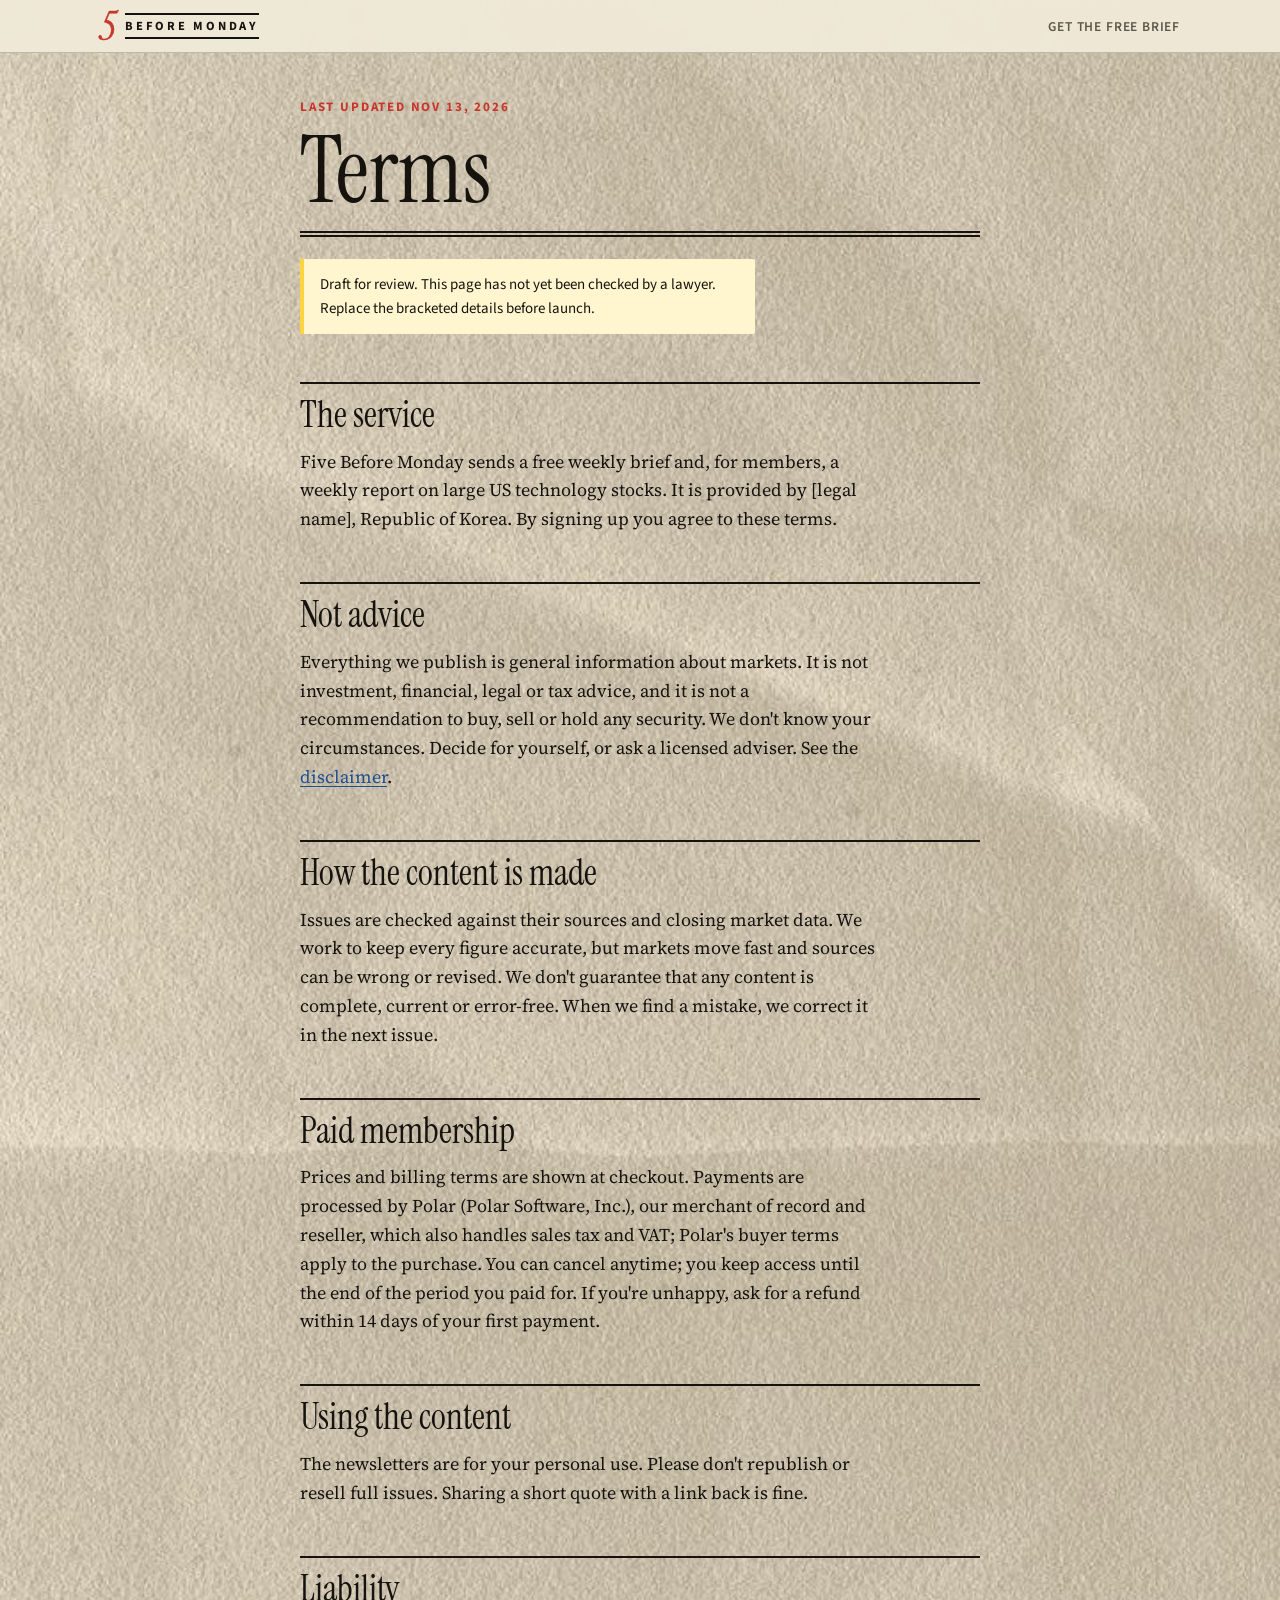
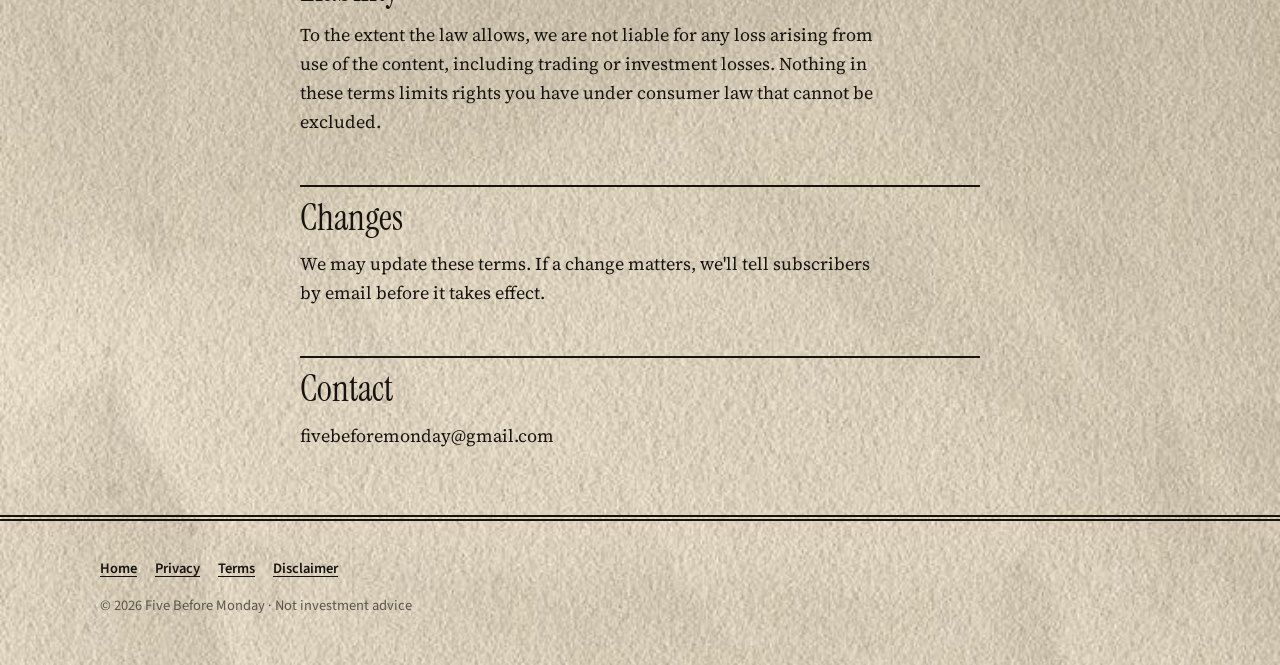
<file: terms.html>
<!DOCTYPE html>
<html lang="en">
<head>
<meta charset="utf-8">
<meta name="viewport" content="width=device-width, initial-scale=1">
<title>Terms of Service</title>
<link rel="preconnect" href="https://fonts.googleapis.com">
<link rel="preconnect" href="https://fonts.gstatic.com" crossorigin>
<link href="https://fonts.googleapis.com/css2?family=Instrument+Serif:ital@0;1&family=Source+Sans+3:wght@400;600;700&family=Source+Serif+4:ital,opsz,wght@0,8..60,400;0,8..60,700;1,8..60,400&display=swap" rel="stylesheet">
<link rel="icon" type="image/png" href="img/favicon.png">
<link rel="apple-touch-icon" href="img/apple-touch-icon.png">
<link rel="stylesheet" href="styles.css">
</head>
<body>
<header class="bar"><div class="wrap"><a class="mark" href="index.html" aria-label="Five Before Monday, home"><span class="mark-5">5</span><span class="mark-name">Before Monday</span></a><nav><a href="index.html#join">Get the free brief</a></nav></div></header>
<main class="narrow article">
<p class="kicker">Last updated Nov 13, 2026</p>
<h1>Terms</h1>
<p class="notice">Draft for review. This page has not yet been checked by a lawyer. Replace the bracketed details before launch.</p>

<h2>The service</h2>
<p>Five Before Monday sends a free weekly brief and, for members, a weekly report on large US technology stocks. It is provided by [legal name], Republic of Korea. By signing up you agree to these terms.</p>
<h2>Not advice</h2>
<p>Everything we publish is general information about markets. It is not investment, financial, legal or tax advice, and it is not a recommendation to buy, sell or hold any security. We don't know your circumstances. Decide for yourself, or ask a licensed adviser. See the <a href="disclaimer.html">disclaimer</a>.</p>
<h2>How the content is made</h2>
<p>Issues are checked against their sources and closing market data. We work to keep every figure accurate, but markets move fast and sources can be wrong or revised. We don't guarantee that any content is complete, current or error-free. When we find a mistake, we correct it in the next issue.</p>
<h2>Paid membership</h2>
<p>Prices and billing terms are shown at checkout. Payments are processed by Polar (Polar Software, Inc.), our merchant of record and reseller, which also handles sales tax and VAT; Polar's buyer terms apply to the purchase. You can cancel anytime; you keep access until the end of the period you paid for. If you're unhappy, ask for a refund within 14 days of your first payment.</p>
<h2>Using the content</h2>
<p>The newsletters are for your personal use. Please don't republish or resell full issues. Sharing a short quote with a link back is fine.</p>
<h2>Liability</h2>
<p>To the extent the law allows, we are not liable for any loss arising from use of the content, including trading or investment losses. Nothing in these terms limits rights you have under consumer law that cannot be excluded.</p>
<h2>Changes</h2>
<p>We may update these terms. If a change matters, we'll tell subscribers by email before it takes effect.</p>
<h2>Contact</h2>
<p><span data-contact></span></p>

</main>
<footer><div class="wrap"><nav><a href="index.html">Home</a><a href="privacy.html">Privacy</a><a href="terms.html">Terms</a><a href="disclaimer.html">Disclaimer</a></nav><p>© 2026 Five Before Monday · Not investment advice</p></div></footer>
<script src="config.js"></script>
<script src="app.js"></script>
<!-- Cloudflare Web Analytics: page views and referrers, no cookies -->
<script defer src="https://static.cloudflareinsights.com/beacon.min.js" data-cf-beacon='{"token": "915c1019ca694300a571f766f6ab6f2a"}'></script>
</body>
</html>
</file>
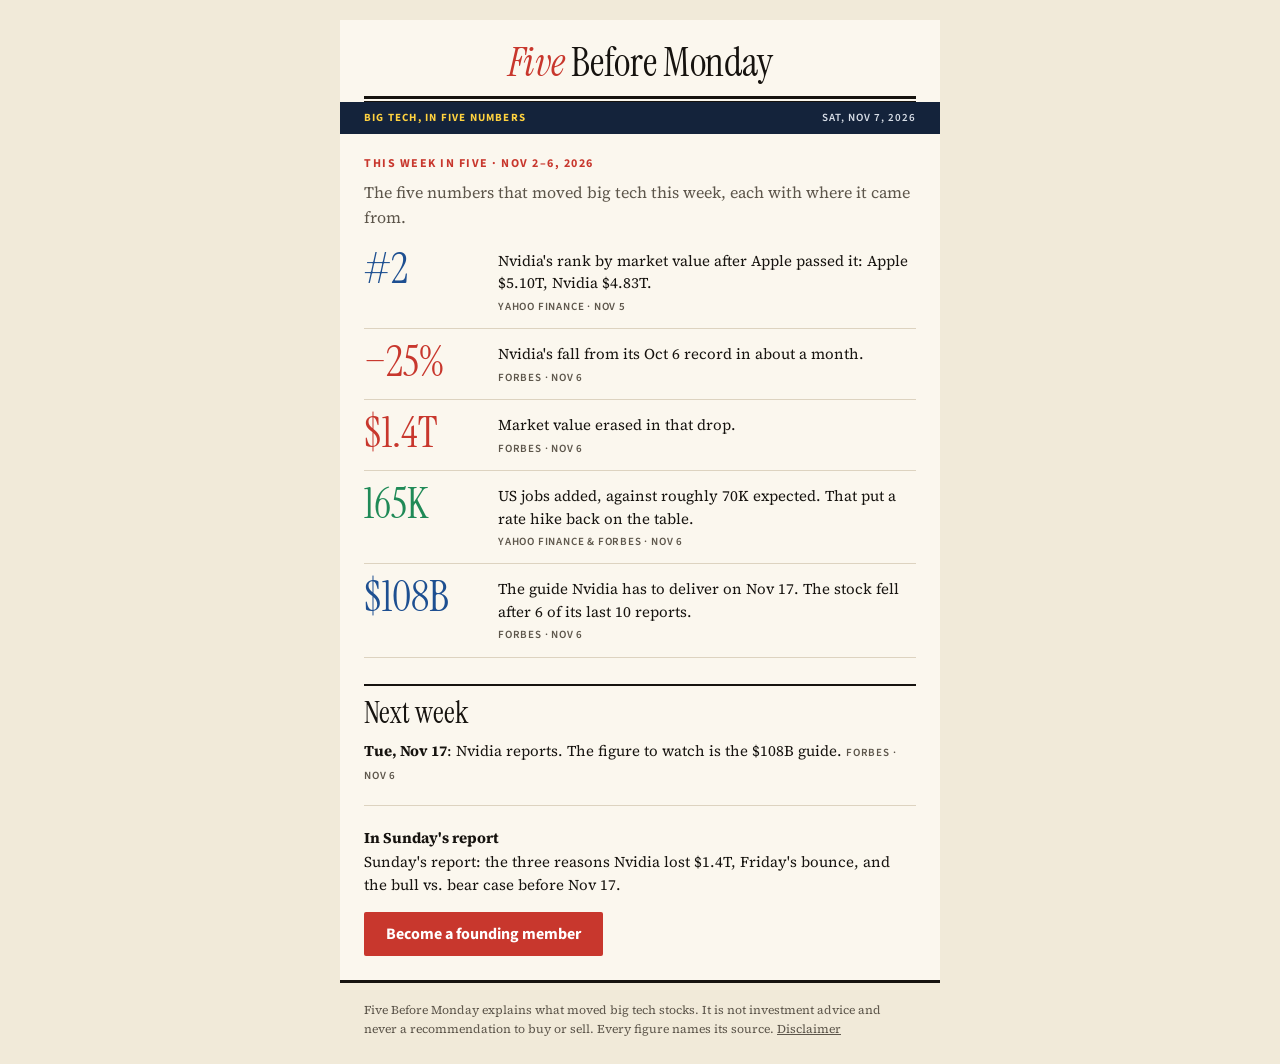
<file: emails/out/sample-2026-11-06-saturday.html>
<!DOCTYPE html>
<html lang="en">
<head>
<meta charset="utf-8">
<meta name="viewport" content="width=device-width, initial-scale=1">
<meta name="color-scheme" content="light only">
<meta name="supported-color-schemes" content="light">
<title>Apple just passed Nvidia: this week&#x27;s 5 numbers</title>
<link href="https://fonts.googleapis.com/css2?family=Instrument+Serif:ital@0;1&family=Source+Sans+3:wght@400;600;700&family=Source+Serif+4:wght@400;700&display=swap" rel="stylesheet">
</head>
<body style="margin:0;padding:0;background:#f1ead9;">
<div style="display:none;max-height:0;overflow:hidden;opacity:0;color:#f1ead9;">−25% in a month, a $1.4T hole and one date that matters.&#8199;&#65279;&#847;&#8199;&#65279;&#847;&#8199;&#65279;&#847;</div>
<table role="presentation" width="100%" cellpadding="0" cellspacing="0" border="0" bgcolor="#f1ead9" style="background:#f1ead9;">
<tr><td align="center" style="padding:20px 10px;">
<table role="presentation" width="600" cellpadding="0" cellspacing="0" border="0" style="width:100%;max-width:600px;">
<tr><td bgcolor="#fbf7ee" style="background:#fbf7ee;padding:22px 24px 0;text-align:center;">
  <div style="font:normal 40px/1 'Instrument Serif', Georgia, 'Times New Roman', serif;color:#16130f;letter-spacing:-0.3px;"><i style="color:#c8372d;">Five</i> Before Monday</div>
  <div style="border-top:3px solid #16130f;border-bottom:1px solid #16130f;height:2px;font-size:0;line-height:0;margin-top:14px;">&nbsp;</div>
</td></tr>
<tr><td bgcolor="#14233b" style="background:#14233b;padding:9px 24px;">
  <table role="presentation" width="100%" cellpadding="0" cellspacing="0" border="0"><tr>
    <td style="font:bold 11px/1.3 'Source Sans 3', 'Helvetica Neue', Helvetica, Arial, sans-serif;color:#ffd23f;letter-spacing:1.2px;text-transform:uppercase;white-space:nowrap;">Big tech, in five numbers</td>
    <td align="right" style="font:600 11px/1.3 'Source Sans 3', 'Helvetica Neue', Helvetica, Arial, sans-serif;color:#d9dfe8;letter-spacing:1px;text-transform:uppercase;white-space:nowrap;padding-left:8px;">Sat, Nov 7, 2026</td>
  </tr></table>
</td></tr>
<tr><td bgcolor="#fbf7ee" style="background:#fbf7ee;border-bottom:3px solid #16130f;">
<table role="presentation" width="100%" cellpadding="0" cellspacing="0" border="0">
<tr><td style="padding:24px 24px 6px;font:bold 12px/1 'Source Sans 3', 'Helvetica Neue', Helvetica, Arial, sans-serif;color:#c8372d;letter-spacing:1.5px;text-transform:uppercase;">This week in five · Nov 2–6, 2026</td></tr><tr><td style="padding:4px 24px 6px;font:normal 16px/1.55 'Source Serif 4', Georgia, 'Times New Roman', serif;color:#5d564b;">The five numbers that moved big tech this week, each with where it came from.</td></tr><tr><td style="padding:0 24px;"><table role="presentation" width="100%" cellpadding="0" cellspacing="0" border="0" style="border-bottom:1px solid #ddd3c0;"><tr><td width="124" valign="top" style="padding:12px 10px 12px 0;font:normal 42px/1 'Instrument Serif', Georgia, 'Times New Roman', serif;color:#1d4f91;white-space:nowrap;">#2</td><td valign="top" style="padding:14px 0;font:normal 15px/1.5 'Source Serif 4', Georgia, 'Times New Roman', serif;color:#16130f;">Nvidia&#x27;s rank by market value after Apple passed it: Apple $5.10T, Nvidia $4.83T.<div style="font:600 11px/1.4 'Source Sans 3', 'Helvetica Neue', Helvetica, Arial, sans-serif;color:#5d564b;padding-top:4px;text-transform:uppercase;letter-spacing:0.8px;">Yahoo Finance · Nov 5</div></td></tr></table></td></tr><tr><td style="padding:0 24px;"><table role="presentation" width="100%" cellpadding="0" cellspacing="0" border="0" style="border-bottom:1px solid #ddd3c0;"><tr><td width="124" valign="top" style="padding:12px 10px 12px 0;font:normal 42px/1 'Instrument Serif', Georgia, 'Times New Roman', serif;color:#c8372d;white-space:nowrap;">−25%</td><td valign="top" style="padding:14px 0;font:normal 15px/1.5 'Source Serif 4', Georgia, 'Times New Roman', serif;color:#16130f;">Nvidia&#x27;s fall from its Oct 6 record in about a month.<div style="font:600 11px/1.4 'Source Sans 3', 'Helvetica Neue', Helvetica, Arial, sans-serif;color:#5d564b;padding-top:4px;text-transform:uppercase;letter-spacing:0.8px;">Forbes · Nov 6</div></td></tr></table></td></tr><tr><td style="padding:0 24px;"><table role="presentation" width="100%" cellpadding="0" cellspacing="0" border="0" style="border-bottom:1px solid #ddd3c0;"><tr><td width="124" valign="top" style="padding:12px 10px 12px 0;font:normal 42px/1 'Instrument Serif', Georgia, 'Times New Roman', serif;color:#c8372d;white-space:nowrap;">$1.4T</td><td valign="top" style="padding:14px 0;font:normal 15px/1.5 'Source Serif 4', Georgia, 'Times New Roman', serif;color:#16130f;">Market value erased in that drop.<div style="font:600 11px/1.4 'Source Sans 3', 'Helvetica Neue', Helvetica, Arial, sans-serif;color:#5d564b;padding-top:4px;text-transform:uppercase;letter-spacing:0.8px;">Forbes · Nov 6</div></td></tr></table></td></tr><tr><td style="padding:0 24px;"><table role="presentation" width="100%" cellpadding="0" cellspacing="0" border="0" style="border-bottom:1px solid #ddd3c0;"><tr><td width="124" valign="top" style="padding:12px 10px 12px 0;font:normal 42px/1 'Instrument Serif', Georgia, 'Times New Roman', serif;color:#1f8a57;white-space:nowrap;">165K</td><td valign="top" style="padding:14px 0;font:normal 15px/1.5 'Source Serif 4', Georgia, 'Times New Roman', serif;color:#16130f;">US jobs added, against roughly 70K expected. That put a rate hike back on the table.<div style="font:600 11px/1.4 'Source Sans 3', 'Helvetica Neue', Helvetica, Arial, sans-serif;color:#5d564b;padding-top:4px;text-transform:uppercase;letter-spacing:0.8px;">Yahoo Finance &amp; Forbes · Nov 6</div></td></tr></table></td></tr><tr><td style="padding:0 24px;"><table role="presentation" width="100%" cellpadding="0" cellspacing="0" border="0" style="border-bottom:1px solid #ddd3c0;"><tr><td width="124" valign="top" style="padding:12px 10px 12px 0;font:normal 42px/1 'Instrument Serif', Georgia, 'Times New Roman', serif;color:#1d4f91;white-space:nowrap;">$108B</td><td valign="top" style="padding:14px 0;font:normal 15px/1.5 'Source Serif 4', Georgia, 'Times New Roman', serif;color:#16130f;">The guide Nvidia has to deliver on Nov 17. The stock fell after 6 of its last 10 reports.<div style="font:600 11px/1.4 'Source Sans 3', 'Helvetica Neue', Helvetica, Arial, sans-serif;color:#5d564b;padding-top:4px;text-transform:uppercase;letter-spacing:0.8px;">Forbes · Nov 6</div></td></tr></table></td></tr><tr><td style="padding:26px 24px 10px;"><div style="border-top:2px solid #16130f;padding-top:10px;font:normal 30px/1.1 'Instrument Serif', Georgia, 'Times New Roman', serif;color:#16130f;">Next week</div></td></tr><tr><td style="padding:0 24px 14px;font:normal 15px/1.55 'Source Serif 4', Georgia, 'Times New Roman', serif;color:#16130f;"><b>Tue, Nov 17</b>: Nvidia reports. The figure to watch is the $108B guide. <span style="font:600 11px 'Source Sans 3', 'Helvetica Neue', Helvetica, Arial, sans-serif;color:#5d564b;text-transform:uppercase;letter-spacing:0.8px;">Forbes · Nov 6</span></td></tr><tr><td style="padding:6px 24px;"><div style="border-top:1px solid #ddd3c0;font-size:0;line-height:0;">&nbsp;</div></td></tr><tr><td style="padding:14px 24px 8px;font:normal 15px/1.55 'Source Serif 4', Georgia, 'Times New Roman', serif;color:#16130f;"><b>In Sunday's report</b><br>Sunday&#x27;s report: the three reasons Nvidia lost $1.4T, Friday&#x27;s bounce, and the bull vs. bear case before Nov 17.</td></tr><tr><td style="padding:8px 24px 24px;"><table role="presentation" cellpadding="0" cellspacing="0" border="0"><tr><td bgcolor="#c8372d" style="border-radius:2px;"><a href="https://fivebeforemonday.com/#founding" style="display:inline-block;padding:14px 22px;font:bold 16px/1 'Source Sans 3', 'Helvetica Neue', Helvetica, Arial, sans-serif;color:#ffffff;text-decoration:none;border-radius:2px;">Become a founding member</a></td></tr></table></td></tr>
</table>
</td></tr>
<tr><td style="padding:18px 24px 6px;font:normal 12px/1.55 'Source Serif 4', Georgia, 'Times New Roman', serif;color:#5d564b;">
  Five Before Monday explains what moved big tech stocks. It is not investment advice and never a recommendation to buy or sell.
  Every figure names its source. <a href="https://fivebeforemonday.com/disclaimer.html" style="color:#5d564b;">Disclaimer</a>
</td></tr>
</table>
</td></tr>
</table>
</body>
</html>
</file>
<file: styles.css>
/* Five Before Monday — broadsheet style, shared with the @fivebeforemonday reels.
   Printed paper and ink, a serif masthead, and colour where it carries meaning:
   red/green for moves, cobalt for links and charts, highlighter yellow for the one thing to notice. */
:root {
  --paper: #f1ead9;
  --card: #fbf7ee;
  --ink: #16130f;
  --soft: #5d564b;
  --rule: rgba(22, 19, 15, 0.22);
  --navy: #14233b;
  --navy-card: #1c2f4d;
  --blue: #1d4f91;
  --highlight: #ffd23f;
  --green: #1f8a57;
  --red: #c8372d;
  --gold: #1d4f91; /* old token name, now the cobalt accent */
  --display: "Instrument Serif", Georgia, "Times New Roman", serif;
  --body: "Source Serif 4", Georgia, serif;
  --label: "Source Sans 3", "Helvetica Neue", Arial, sans-serif;
  --mono: var(--label);
  color-scheme: light;
}

* { box-sizing: border-box; }
html { -webkit-text-size-adjust: 100%; }
body {
  margin: 0;
  /* Real paper texture (Paper Shaders still) that scrolls with the page like a printed sheet. */
  background: var(--paper) url("img/paper.jpg") top center / 100% auto repeat-y;
  color: var(--ink);
  font: 400 18px/1.6 var(--body);
}
img { max-width: 100%; height: auto; display: block; }
a { color: var(--blue); text-underline-offset: 3px; text-decoration-thickness: 1px; }
a:focus-visible, button:focus-visible, input:focus-visible { outline: 2px solid var(--blue); outline-offset: 3px; }
h1, h2, h3 { text-wrap: balance; margin: 0; font-weight: 400; }
p { margin: 0; }
mark, .hl { background: linear-gradient(transparent 38%, var(--highlight) 38%, var(--highlight) 92%, transparent 92%); color: inherit; padding: 0 0.08em; }

.wrap { width: min(1080px, 100% - 40px); margin-inline: auto; }
.narrow { width: min(680px, 100% - 40px); margin-inline: auto; }

/* Top bar: dateline strip */
.bar { border-bottom: 1px solid var(--rule); position: sticky; top: 0; z-index: 10; background: rgba(241, 234, 217, 0.94); backdrop-filter: blur(6px); }
.bar .wrap { display: flex; align-items: center; justify-content: space-between; gap: 16px; padding-block: 10px; }
/* Small logo lockup: the red italic 5 beside BEFORE MONDAY between two rules (the profile-picture logo, in a line). */
.mark { color: var(--ink); text-decoration: none; display: inline-flex; align-items: center; gap: 10px; }
.mark-5 { font: italic 400 40px/0.8 var(--display); color: var(--red); -webkit-text-stroke: 0.6px var(--red); }
.mark-name { font: 700 12.5px/1 var(--label); letter-spacing: 0.22em; text-transform: uppercase; border-top: 2px solid var(--ink); border-bottom: 2px solid var(--ink); padding: 5px 0 4px; }
.mark b { background: var(--red); color: var(--card); font-weight: 400; padding: 2px 9px 0; border-radius: 2px; }
.bar nav { display: flex; align-items: center; gap: 22px; font: 600 13.5px var(--label); letter-spacing: 0.06em; text-transform: uppercase; }
.bar nav a.nav-cta { background: var(--red); color: #fff; padding: 9px 14px; border-radius: 2px; }
.bar nav a.nav-cta:hover { background: #a92b22; color: #fff; }
.bar nav a { color: var(--soft); text-decoration: none; }
.bar nav a:hover { color: var(--ink); }

/* Market strip: this week's moves in colour */
.strip { background: var(--navy); color: #f6f0e2; font: 600 14px/1 var(--label); letter-spacing: 0.04em; overflow: hidden; }
.strip .wrap { display: flex; gap: 26px; padding-block: 11px; white-space: nowrap; overflow-x: auto; scrollbar-width: none; }
.strip .wrap::-webkit-scrollbar { display: none; }
.strip span { display: inline-flex; gap: 8px; }
.strip .up { color: #5fd39a; }
.strip .down { color: #ff7a6e; }
.strip .label { color: var(--highlight); }

/* Hero: masthead */
.hero { padding: 40px 0 48px; display: grid; grid-template-columns: 1.25fr 1fr; gap: 48px; align-items: end; }
.hero h1 {
  font: 400 clamp(64px, 10.5vw, 136px)/0.9 var(--display); letter-spacing: -0.01em;
  border-bottom: 6px double var(--ink); padding-bottom: 18px;
}
.hero h1 .five { display: block; font-style: italic; color: var(--red); }
.thesis { font-size: 21px; line-height: 1.5; max-width: 34ch; margin-top: 22px; }
.clock { font: 600 14px/1.4 var(--label); letter-spacing: 0.06em; text-transform: uppercase; color: var(--soft); margin-top: 18px; font-variant-numeric: tabular-nums; }
.clock strong { color: var(--blue); font-weight: 700; }

.signup { background: var(--card); border: 1px solid var(--rule); border-top: 6px double var(--ink); border-radius: 2px; padding: 24px; display: grid; gap: 14px; box-shadow: 0 18px 40px rgba(22,19,15,0.10); }
.signup h2 { font: 400 34px/1.05 var(--display); }
.signup form { display: flex; flex-wrap: wrap; gap: 10px; }
.signup label { position: absolute; width: 1px; height: 1px; overflow: hidden; clip: rect(0 0 0 0); }
.signup input {
  flex: 1 1 200px; min-width: 0; font: 400 16px var(--label); color: var(--ink);
  background: #fff; border: 1px solid var(--rule); border-radius: 2px; padding: 14px;
}
.signup button, .btn {
  font: 700 16px var(--label); color: #fff; background: var(--red); border: 0; border-radius: 2px;
  padding: 14px 18px; cursor: pointer; text-decoration: none; display: inline-block; letter-spacing: 0.02em;
}
.signup button:hover, .btn:hover { background: #a92b22; }
.fine { font: 400 14px/1.5 var(--label); color: var(--soft); }
.status { font: 600 14px var(--label); color: var(--green); min-height: 1.4em; }

/* Section frame */
section { padding: 64px 0; border-top: 1px solid var(--rule); }
.kicker { font: 700 13px/1 var(--label); letter-spacing: 0.14em; text-transform: uppercase; color: var(--red); margin-bottom: 14px; }
.h2 { font: 400 clamp(40px, 6vw, 64px)/1 var(--display); }
.lede { color: var(--soft); max-width: 60ch; margin-top: 14px; }

/* Front page: the logo as masthead + the pitch */
.front { padding: 48px 0 56px; display: grid; grid-template-columns: 0.9fr 1.1fr; gap: 56px; align-items: center; }
.lockup { display: flex; flex-direction: column; align-items: center; padding: 8px 0; }
.lockup-rule { display: block; width: min(340px, 80%); border-top: 4px solid var(--ink); }
.lockup-5 { font: italic 400 clamp(220px, 30vw, 330px)/0.78 var(--display); color: var(--red); -webkit-text-stroke: 3px var(--red); margin: 14px 0 -26px; position: relative; z-index: 1; }
.lockup-name { font: 700 clamp(20px, 2.4vw, 27px)/1 var(--label); letter-spacing: 0.24em; text-transform: uppercase; margin-top: 18px; padding-left: 0.24em; }
.lockup-hl { display: block; width: min(250px, 60%); height: 10px; background: var(--highlight); margin-top: 16px; }
.dateline { display: flex; justify-content: space-between; gap: 12px; flex-wrap: wrap; font: 700 12.5px/1.4 var(--label); letter-spacing: 0.12em; text-transform: uppercase; color: var(--soft); border-top: 2px solid var(--ink); border-bottom: 1px solid var(--rule); padding: 9px 0; }
.dateline strong { color: var(--blue); }
h1.thesis { font: 400 clamp(36px, 4.6vw, 54px)/1.05 var(--display); margin: 22px 0 26px; max-width: 18ch; }
.front .signup h2 { font-size: 28px; }

/* Section heads: a lettered newspaper section, like A / B / C */
.sec-head { display: grid; grid-template-columns: auto 1fr; gap: 20px; align-items: end; margin-bottom: 8px; }
.sec-no { display: grid; place-items: center; width: 64px; height: 64px; border: 2px solid var(--ink); font: italic 400 44px/1 var(--display); color: var(--red); background: var(--card); }
.sec-head .kicker { margin-bottom: 8px; }

.week { display: grid; grid-template-columns: 1.2fr 1fr; gap: 36px; align-items: start; }
.week-chart { margin: 0; border: 1px solid var(--rule); box-shadow: 0 14px 30px rgba(22,19,15,0.08); }
.week-chart img { width: 100%; height: auto; }
.trio { display: grid; grid-template-columns: repeat(3, 1fr); gap: 20px; margin-top: 32px; }
.trio p { color: var(--soft); }
.tag-blue { background: var(--blue) !important; color: #fff !important; }
.link-arrow { font: 700 15px var(--label); text-decoration: none; }
.link-arrow::after { content: " →"; }
.narrow-left { max-width: 760px; }
.foot { display: grid; gap: 16px; }

/* The tape: five numbers, each with its colour */
.tape { list-style: none; padding: 0; margin: 32px 0 0; display: grid; gap: 0; counter-reset: n; border-top: 2px solid var(--ink); }
.tape li {
  display: grid; grid-template-columns: 44px minmax(150px, 230px) 1fr; gap: 20px; align-items: baseline;
  padding: 18px 0; border-bottom: 1px solid var(--rule); counter-increment: n;
}
.tape li::before { content: counter(n); font: 400 28px var(--display); font-style: italic; color: var(--soft); }
.tape .num { font: 400 clamp(48px, 6.5vw, 72px)/0.9 var(--display); font-variant-numeric: tabular-nums; }
.tape .down { color: var(--red); }
.tape .up { color: var(--green); }
.tape .gold { color: var(--blue); }
.tape .what { font-size: 18px; }
.tape .src { display: block; font: 600 12.5px var(--label); letter-spacing: 0.06em; text-transform: uppercase; color: var(--soft); margin-top: 6px; }
.more { margin-top: 28px; display: flex; gap: 16px; flex-wrap: wrap; align-items: center; }

/* Mini chart (inline SVG) */
.mini { margin-top: 36px; background: var(--card); border: 1px solid var(--rule); border-top: 6px double var(--ink); padding: 22px 24px; border-radius: 2px; }
.mini h3 { font: 400 28px/1.1 var(--display); }
.mini .fine { margin-top: 6px; }
.mini svg { width: 100%; height: auto; margin-top: 14px; }

/* Two emails */
.pair { display: grid; grid-template-columns: 1fr 1fr; gap: 20px; margin-top: 32px; }
.mail { background: var(--card); border: 1px solid var(--rule); border-top: 6px double var(--ink); border-radius: 2px; padding: 26px; display: grid; gap: 12px; align-content: start; }
.mail.paid { background: var(--navy); color: #f6f0e2; border-color: var(--navy); border-top-color: var(--highlight); }
.mail .when { font: 700 13px var(--label); letter-spacing: 0.1em; text-transform: uppercase; color: var(--soft); }
.mail.paid .when { color: #b9c3d3; }
.mail h3 { font: 400 40px/1 var(--display); }
.mail ul { margin: 0; padding-left: 20px; display: grid; gap: 6px; }
.tag { justify-self: start; font: 700 12px var(--label); letter-spacing: 0.08em; text-transform: uppercase; padding: 4px 9px; border-radius: 2px; background: var(--ink); color: var(--card); }
.mail.paid .tag { background: var(--highlight); color: var(--ink); }

/* Charts gallery */
.charts { display: grid; grid-template-columns: repeat(3, 1fr); gap: 20px; margin-top: 32px; }
.charts figure { margin: 0; border-radius: 2px; overflow: hidden; border: 1px solid var(--rule); box-shadow: 0 14px 30px rgba(22,19,15,0.08); }

/* Method */
.steps { list-style: none; padding: 0; margin: 32px 0 0; display: grid; grid-template-columns: repeat(4, 1fr); gap: 20px; }
.steps li { border-top: 4px solid var(--blue); padding-top: 14px; display: grid; gap: 6px; }
.steps li:nth-child(2) { border-color: var(--green); }
.steps li:nth-child(3) { border-color: var(--highlight); }
.steps li:nth-child(4) { border-color: var(--red); }
.steps b { font: 400 26px/1.1 var(--display); }
.steps span { color: var(--soft); font-size: 16px; }

/* Pricing */
.price { display: grid; grid-template-columns: 1.2fr 1fr; gap: 32px; align-items: center; margin-top: 32px; }
.price .amount { font: 400 clamp(64px, 9vw, 104px)/0.9 var(--display); color: var(--red); font-variant-numeric: tabular-nums; }
.price .amount small { font-size: 0.36em; color: var(--ink); font-style: italic; }
.price .amount s.was, .price s { color: var(--soft); text-decoration-thickness: 2px; font-size: 0.6em; }
.price .fine s { font-size: 1em; }
.checkout .btn { text-align: center; font-size: 18px; }
.btn-alt { background: var(--navy); }
.btn-alt:hover { background: #0e1a2d; }
[hidden] { display: none !important; }
.price ul { padding-left: 20px; margin: 16px 0 0; display: grid; gap: 6px; }

/* FAQ */
.faq { margin-top: 28px; display: grid; gap: 0; border-top: 2px solid var(--ink); }
.faq details { border-bottom: 1px solid var(--rule); padding: 16px 0; }
.faq summary { cursor: pointer; font: 400 24px/1.2 var(--display); list-style: none; display: flex; justify-content: space-between; gap: 16px; }
.faq summary::-webkit-details-marker { display: none; }
.faq summary::after { content: "+"; font: 400 28px/1 var(--display); color: var(--red); }
.faq details[open] summary::after { content: "−"; }
.faq p { color: var(--soft); margin-top: 10px; max-width: 64ch; }

/* Footer */
footer { border-top: 6px double var(--ink); padding: 36px 0 48px; font: 400 14.5px/1.6 var(--label); color: var(--soft); }
footer .wrap { display: grid; gap: 14px; }
footer nav { display: flex; gap: 18px; flex-wrap: wrap; font-weight: 600; }
footer a { color: var(--ink); }

/* Article (sample issue + legal) */
.article { padding: 48px 0 64px; }
.article h1 { font: 400 clamp(52px, 9vw, 92px)/0.95 var(--display); border-bottom: 6px double var(--ink); padding-bottom: 16px; }
.article h2 { font: 400 36px/1.05 var(--display); margin: 48px 0 14px; padding-top: 12px; border-top: 2px solid var(--ink); }
.article h3 { font: 700 19px var(--body); margin: 22px 0 6px; }
.article p, .article li { max-width: 65ch; }
.article p + p { margin-top: 12px; }
.article ul, .article ol { padding-left: 22px; display: grid; gap: 8px; }
.article figure { margin: 22px 0; border-radius: 2px; overflow: hidden; border: 1px solid var(--rule); }
.meta { font: 600 13px var(--label); letter-spacing: 0.08em; text-transform: uppercase; color: var(--soft); margin-top: 14px; }
.notice { background: #fff6cf; border-left: 4px solid var(--highlight); padding: 14px 16px; border-radius: 0 2px 2px 0; font: 400 15px/1.55 var(--label); margin-top: 22px; color: var(--ink); }
.cause { background: var(--card); border: 1px solid var(--rule); border-left: 5px solid var(--red); border-radius: 2px; padding: 18px 20px; margin-top: 14px; }
.cause .stat { font: 400 48px/1 var(--display); color: var(--red); }
.cause .chain { margin-top: 8px; color: var(--ink); }
.cause .src { font: 600 12.5px var(--label); letter-spacing: 0.06em; text-transform: uppercase; color: var(--soft); margin-top: 8px; }
.versus { display: grid; grid-template-columns: 1fr 1fr; gap: 14px; }
.versus div { background: var(--card); border: 1px solid var(--rule); border-radius: 2px; padding: 18px 20px; }
.versus h3 { margin-top: 0; font: 400 28px var(--display); }
.bull { border-top: 5px solid var(--green) !important; }
.bear { border-top: 5px solid var(--red) !important; }
.bull h3 { color: var(--green); }
.bear h3 { color: var(--red); }
.table-wrap { overflow-x: auto; }
table { border-collapse: collapse; width: 100%; font-variant-numeric: tabular-nums; font: 400 15px var(--label); border-top: 2px solid var(--ink); }
th, td { text-align: left; padding: 10px 12px 10px 0; border-bottom: 1px solid var(--rule); vertical-align: top; }
th { font: 700 12px var(--label); letter-spacing: 0.1em; text-transform: uppercase; color: var(--soft); }
td.n { font-family: var(--label); font-weight: 600; white-space: nowrap; }

@media (max-width: 820px) {
  .hero, .pair, .price, .charts, .front, .week, .trio { grid-template-columns: 1fr; }
  .front { gap: 28px; padding-top: 28px; }
  .lockup-5 { font-size: 160px; -webkit-text-stroke: 2px var(--red); margin-bottom: -18px; }
  .lockup-rule { width: 220px; border-top-width: 3px; }
  .lockup-name { font-size: 17px; }
  .lockup-hl { width: 170px; height: 8px; }
  .steps { grid-template-columns: 1fr 1fr; }
  .hero { padding-top: 28px; gap: 32px; }
  .bar nav a.hide-sm { display: none; }
}
@media (max-width: 480px) {
  body { font-size: 17px; }
  .tape li { grid-template-columns: 28px 1fr; gap: 6px 12px; }
  .tape .what { grid-column: 2; }
  .steps, .versus { grid-template-columns: 1fr; }
  .sec-no { width: 48px; height: 48px; font-size: 32px; }
  .sec-head { gap: 14px; }
  .mark-name { font-size: 11px; letter-spacing: 0.18em; }
}
@media (prefers-reduced-motion: no-preference) {
  .hero h1 .five { animation: rise 700ms cubic-bezier(.2,.7,.2,1) both; }
  @keyframes rise { from { transform: translateY(14px); opacity: 0.2; } to { transform: none; opacity: 1; } }
}
</file>
